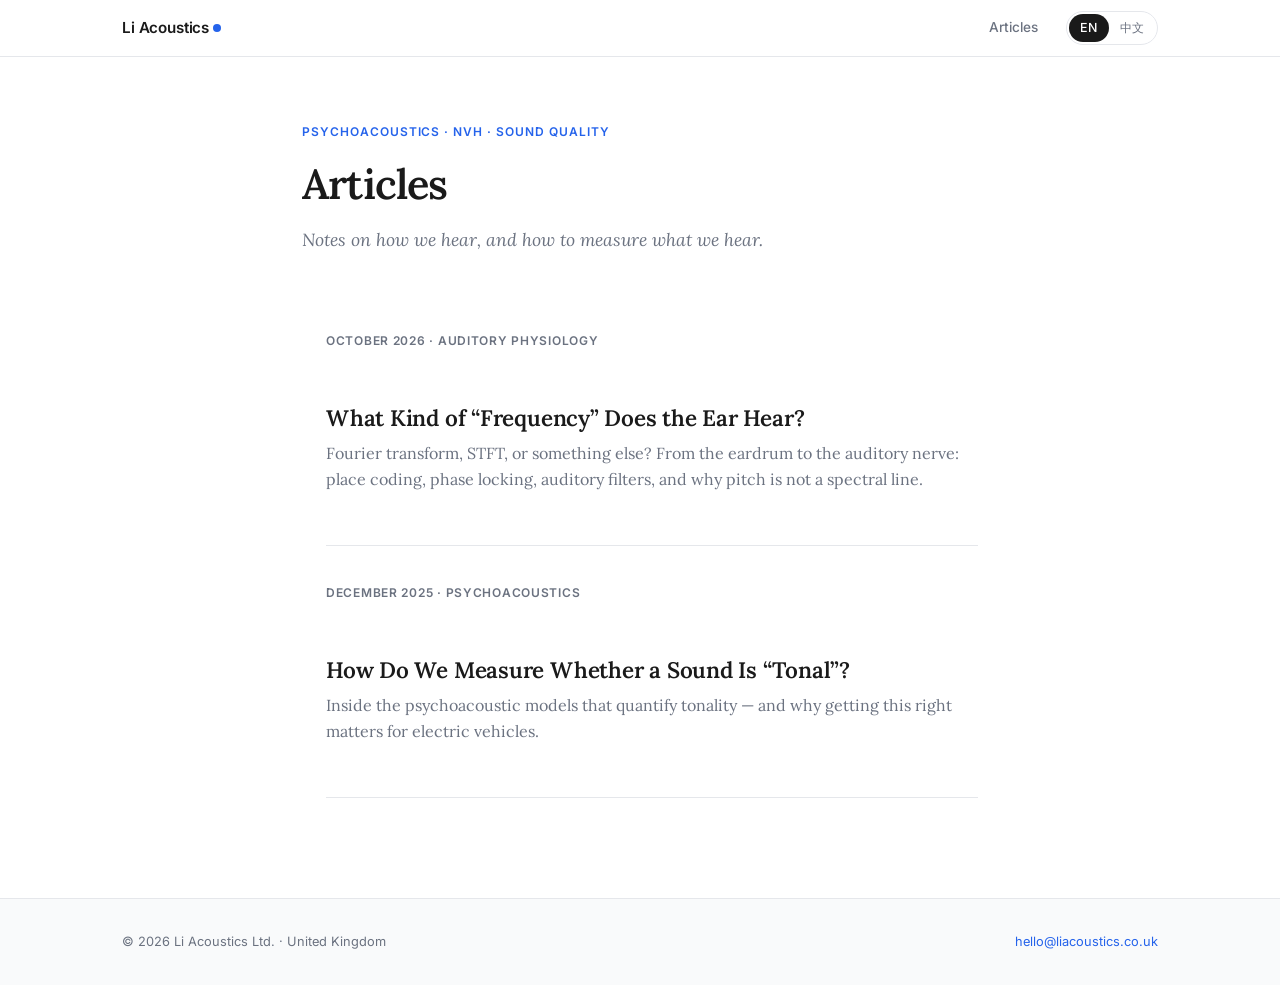
<file: index.html>
<!DOCTYPE html>
<html lang="en" data-title-en="Li Acoustics" data-title-zh="Li Acoustics · 声学博客">
<head>
  <meta charset="UTF-8" />
  <meta name="viewport" content="width=device-width, initial-scale=1.0" />
  <title>Li Acoustics</title>
  <link rel="preconnect" href="https://fonts.googleapis.com" />
  <link rel="preconnect" href="https://fonts.gstatic.com" crossorigin />
  <link href="https://fonts.googleapis.com/css2?family=Inter:wght@400;500;600&family=Lora:ital,wght@0,400;0,600;1,400&display=swap" rel="stylesheet" />
  <link rel="stylesheet" href="assets/site.css" />
  <script src="assets/lang.js"></script>
</head>
<body>

<!-- Nav -->
<nav id="nav">
  <div class="nav-inner">
    <a class="nav-logo" href="./">Li Acoustics<span></span></a>
    <div class="nav-right">
      <div class="nav-links">
        <a href="./"><span lang="en">Articles</span><span lang="zh">文章</span></a>
      </div>
      <div class="lang-switch" role="group" aria-label="Language">
        <button type="button" data-set-lang="en" aria-pressed="false">EN</button>
        <button type="button" data-set-lang="zh" aria-pressed="false">中文</button>
      </div>
    </div>
  </div>
</nav>

<!-- Hero -->
<header class="hero">
  <div class="hero-tag"><span lang="en">Psychoacoustics · NVH · Sound quality</span><span lang="zh">心理声学 · NVH · 声品质</span></div>
  <h1 lang="en">Articles</h1>
  <h1 lang="zh">文章</h1>
  <p class="hero-sub" lang="en">Notes on how we hear, and how to measure what we hear.</p>
  <p class="hero-sub" lang="zh">关于人如何听见声音，以及如何度量听到的声音。</p>
</header>

<main class="article-body" style="padding-top:0">
  <ul class="post-list">
    <li>
      <div class="meta"><span lang="en">October 2026 · Auditory physiology</span><span lang="zh">2026 年 10 月 · 听觉生理</span></div>
      <h2>
        <a href="posts/hearing-frequency/" lang="en">What Kind of “Frequency” Does the Ear Hear?</a>
        <a href="posts/hearing-frequency/" lang="zh">人耳听到的“频率”是什么意义下的频率？</a>
      </h2>
      <p lang="en">Fourier transform, STFT, or something else? From the eardrum to the auditory nerve: place coding, phase locking, auditory filters, and why pitch is not a spectral line.</p>
      <p lang="zh">是傅里叶变换、短时傅里叶变换，还是别的什么？从鼓膜到听神经：位置编码、锁相、听觉滤波器，以及为什么音高不是频谱上的一条谱线。</p>
    </li>
    <li>
      <div class="meta"><span lang="en">December 2025 · Psychoacoustics</span><span lang="zh">2025 年 12 月 · 心理声学</span></div>
      <h2>
        <a href="posts/tonality/" lang="en">How Do We Measure Whether a Sound Is “Tonal”?</a>
        <a href="posts/tonality/" lang="zh">如何衡量一个声音的“音调性”？</a>
      </h2>
      <p lang="en">Inside the psychoacoustic models that quantify tonality — and why getting this right matters for electric vehicles.</p>
      <p lang="zh">走进量化音调性的心理声学模型，以及为什么这对电动汽车尤为重要。</p>
    </li>
  </ul>
</main>

<!-- Footer -->
<footer id="footer">
  <div class="footer-inner">
    <span>© 2026 Li Acoustics Ltd. · United Kingdom</span>
    <a href="mailto:hello@liacoustics.co.uk">hello@liacoustics.co.uk</a>
  </div>
</footer>

</body>
</html>
</file>
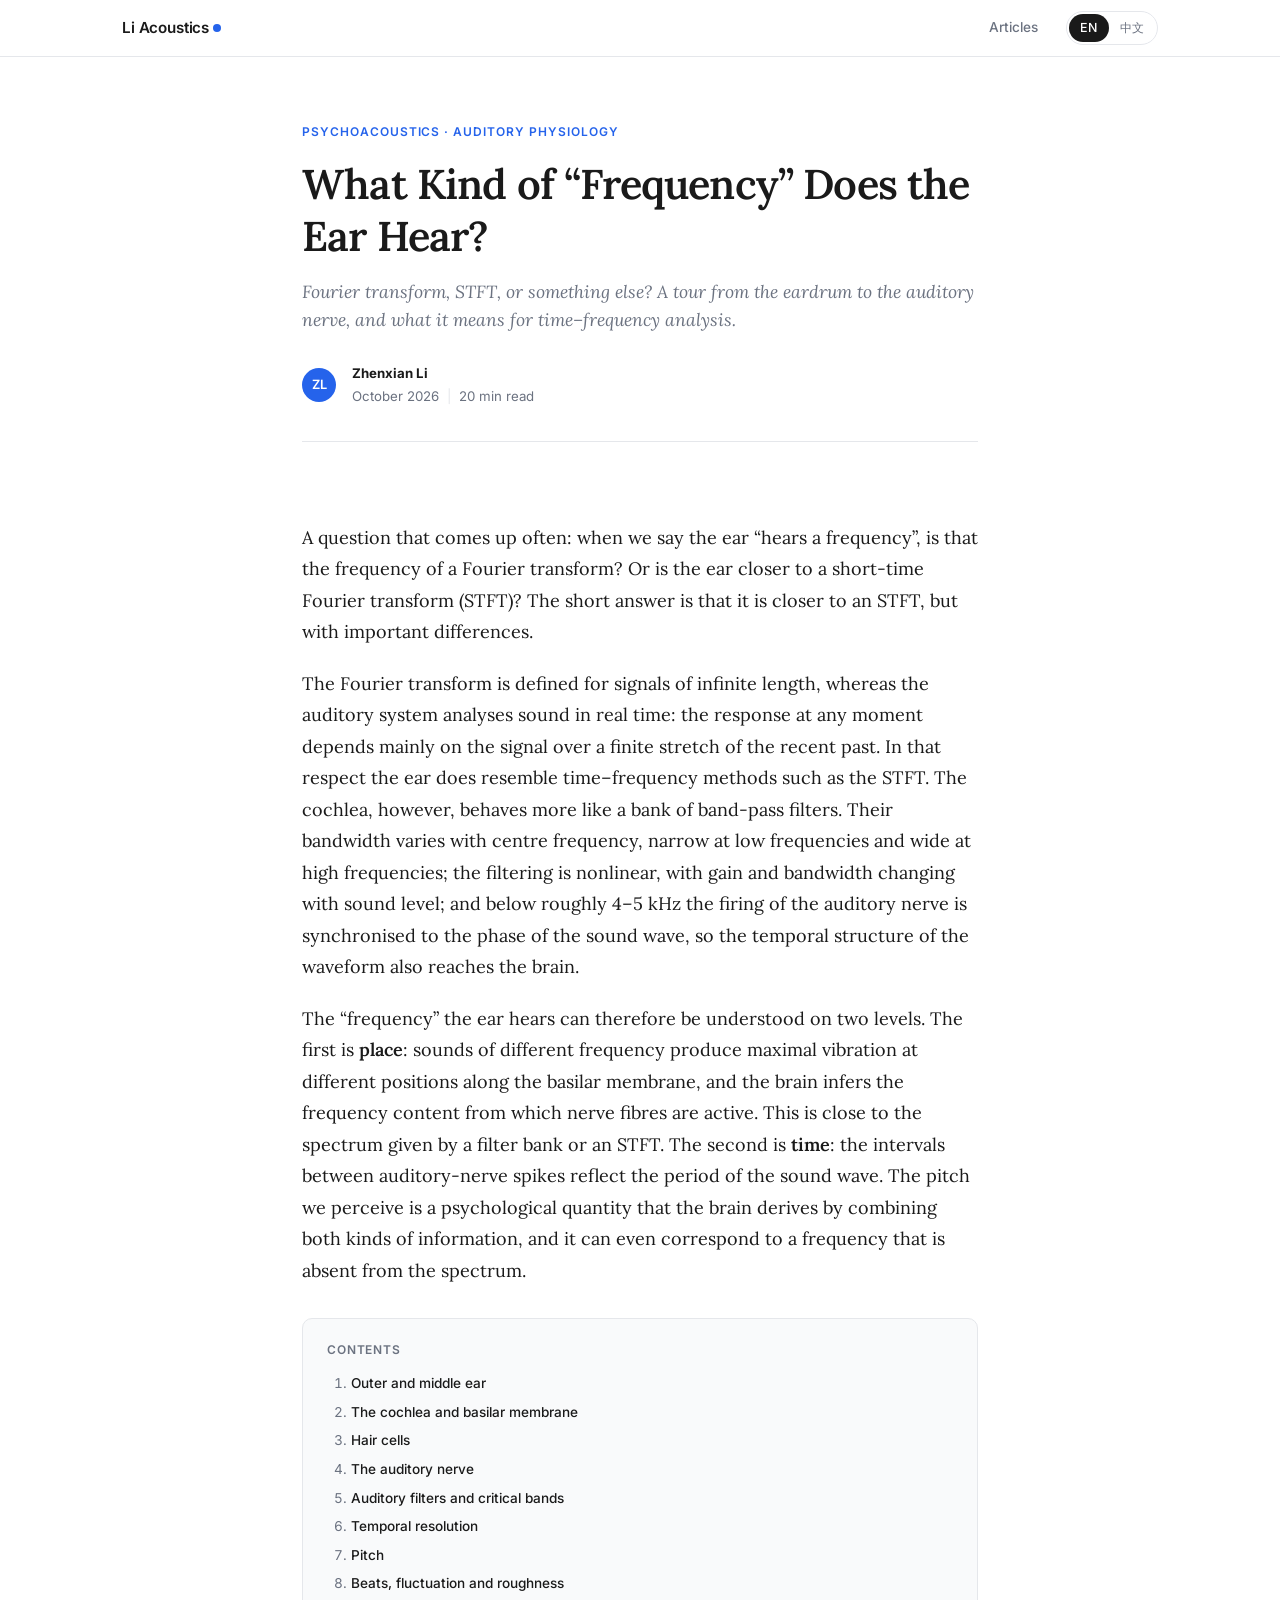
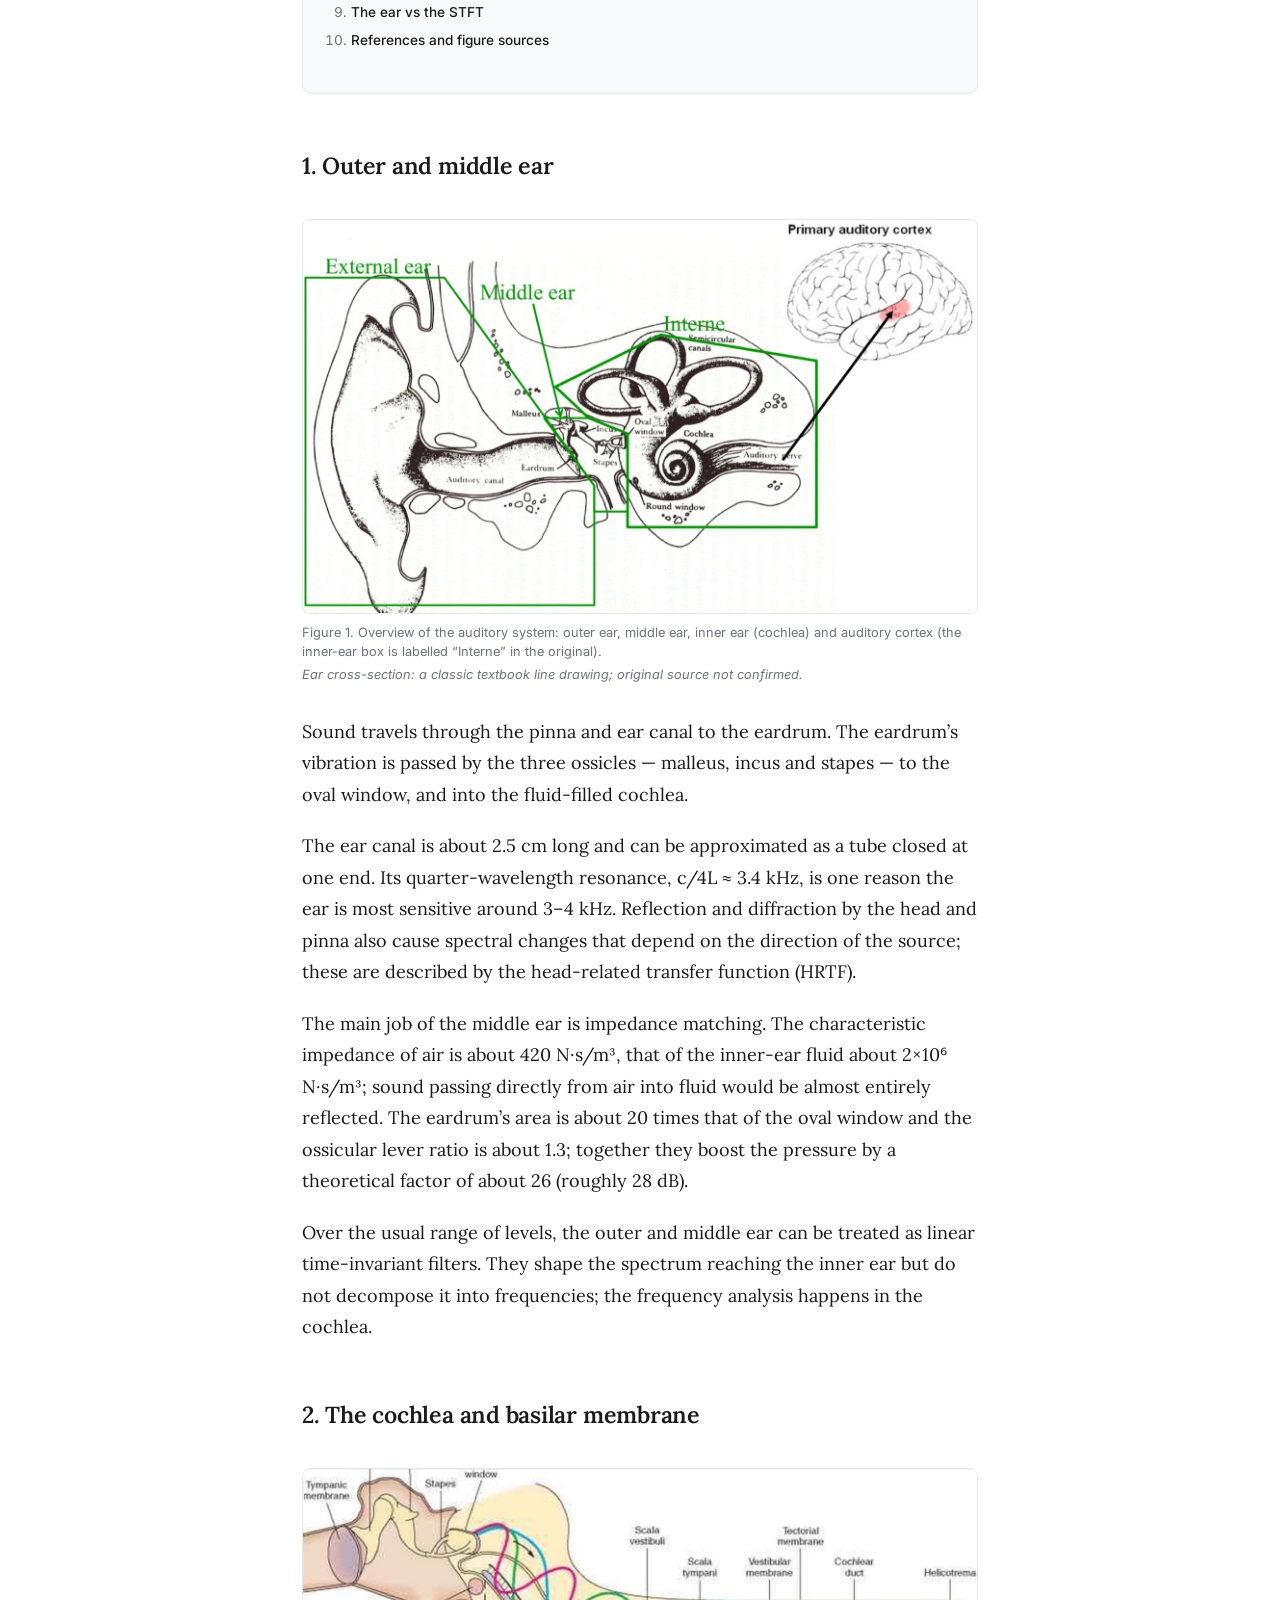
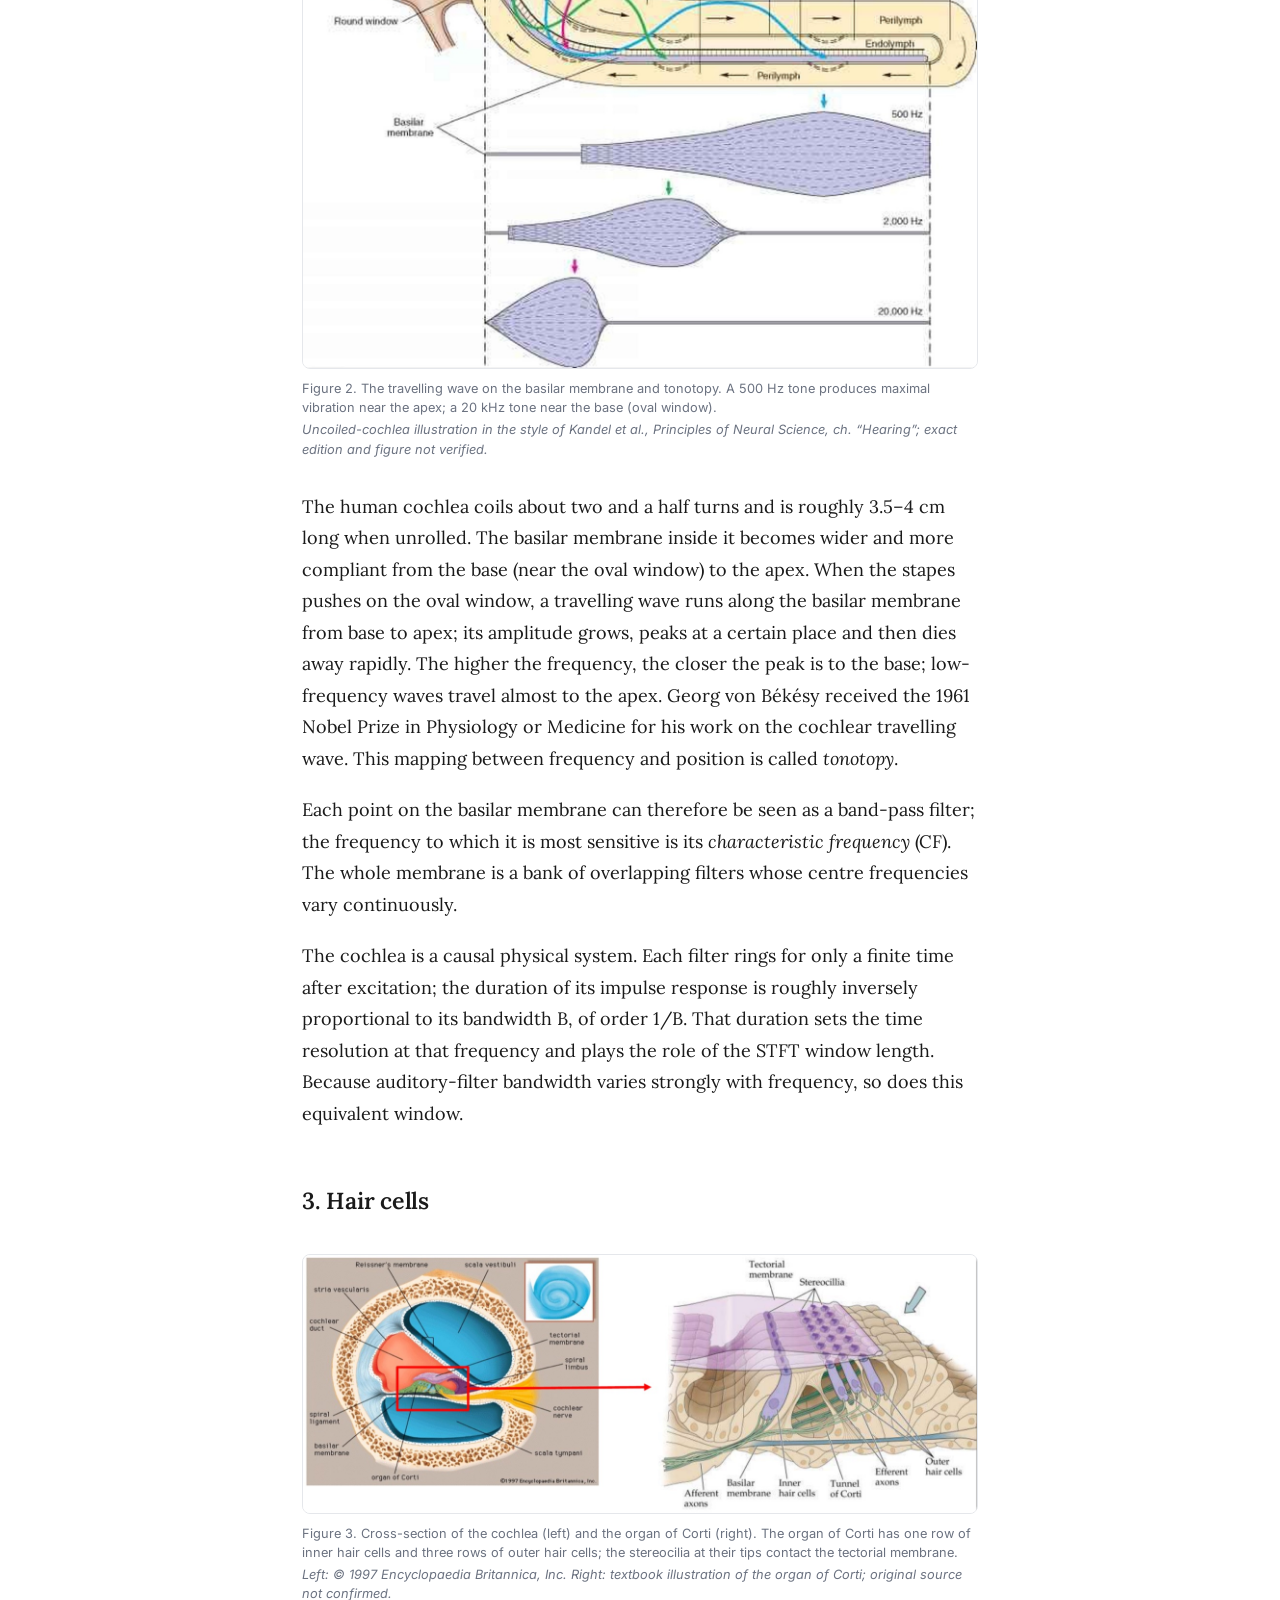
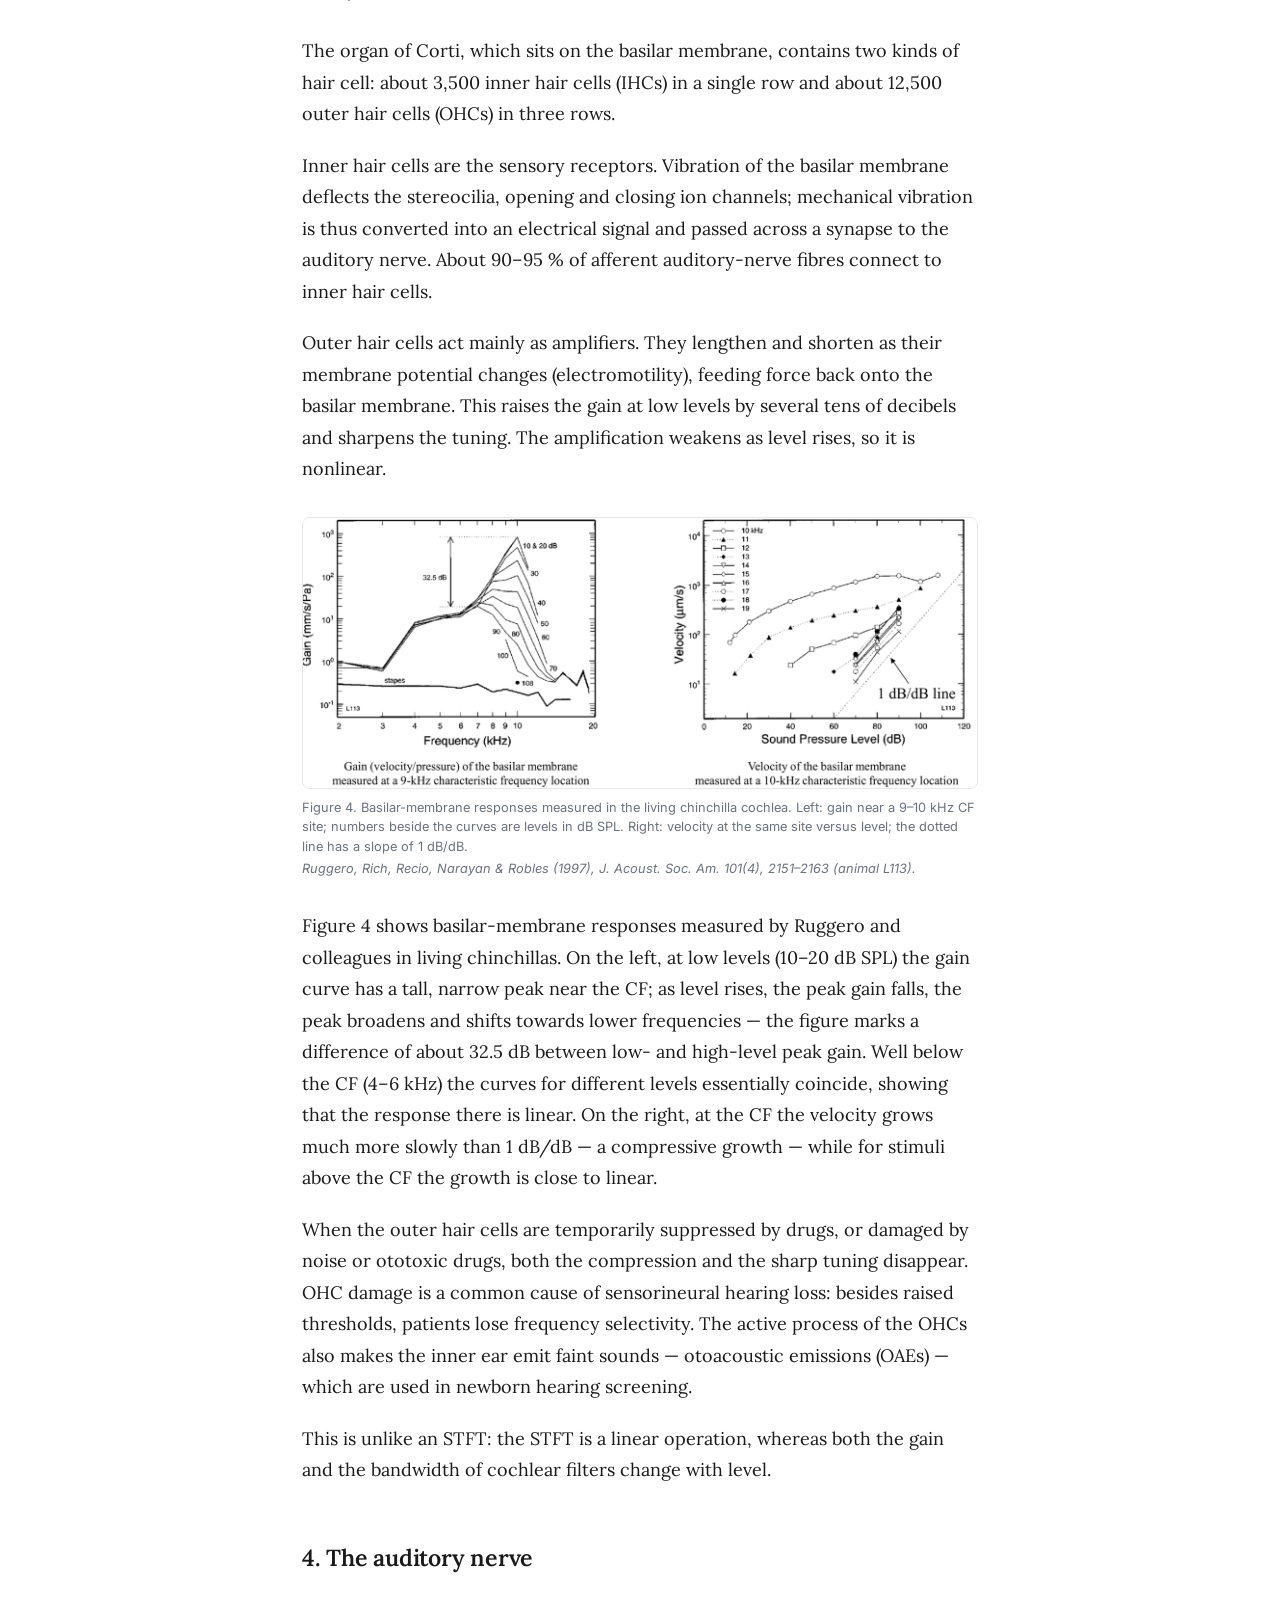
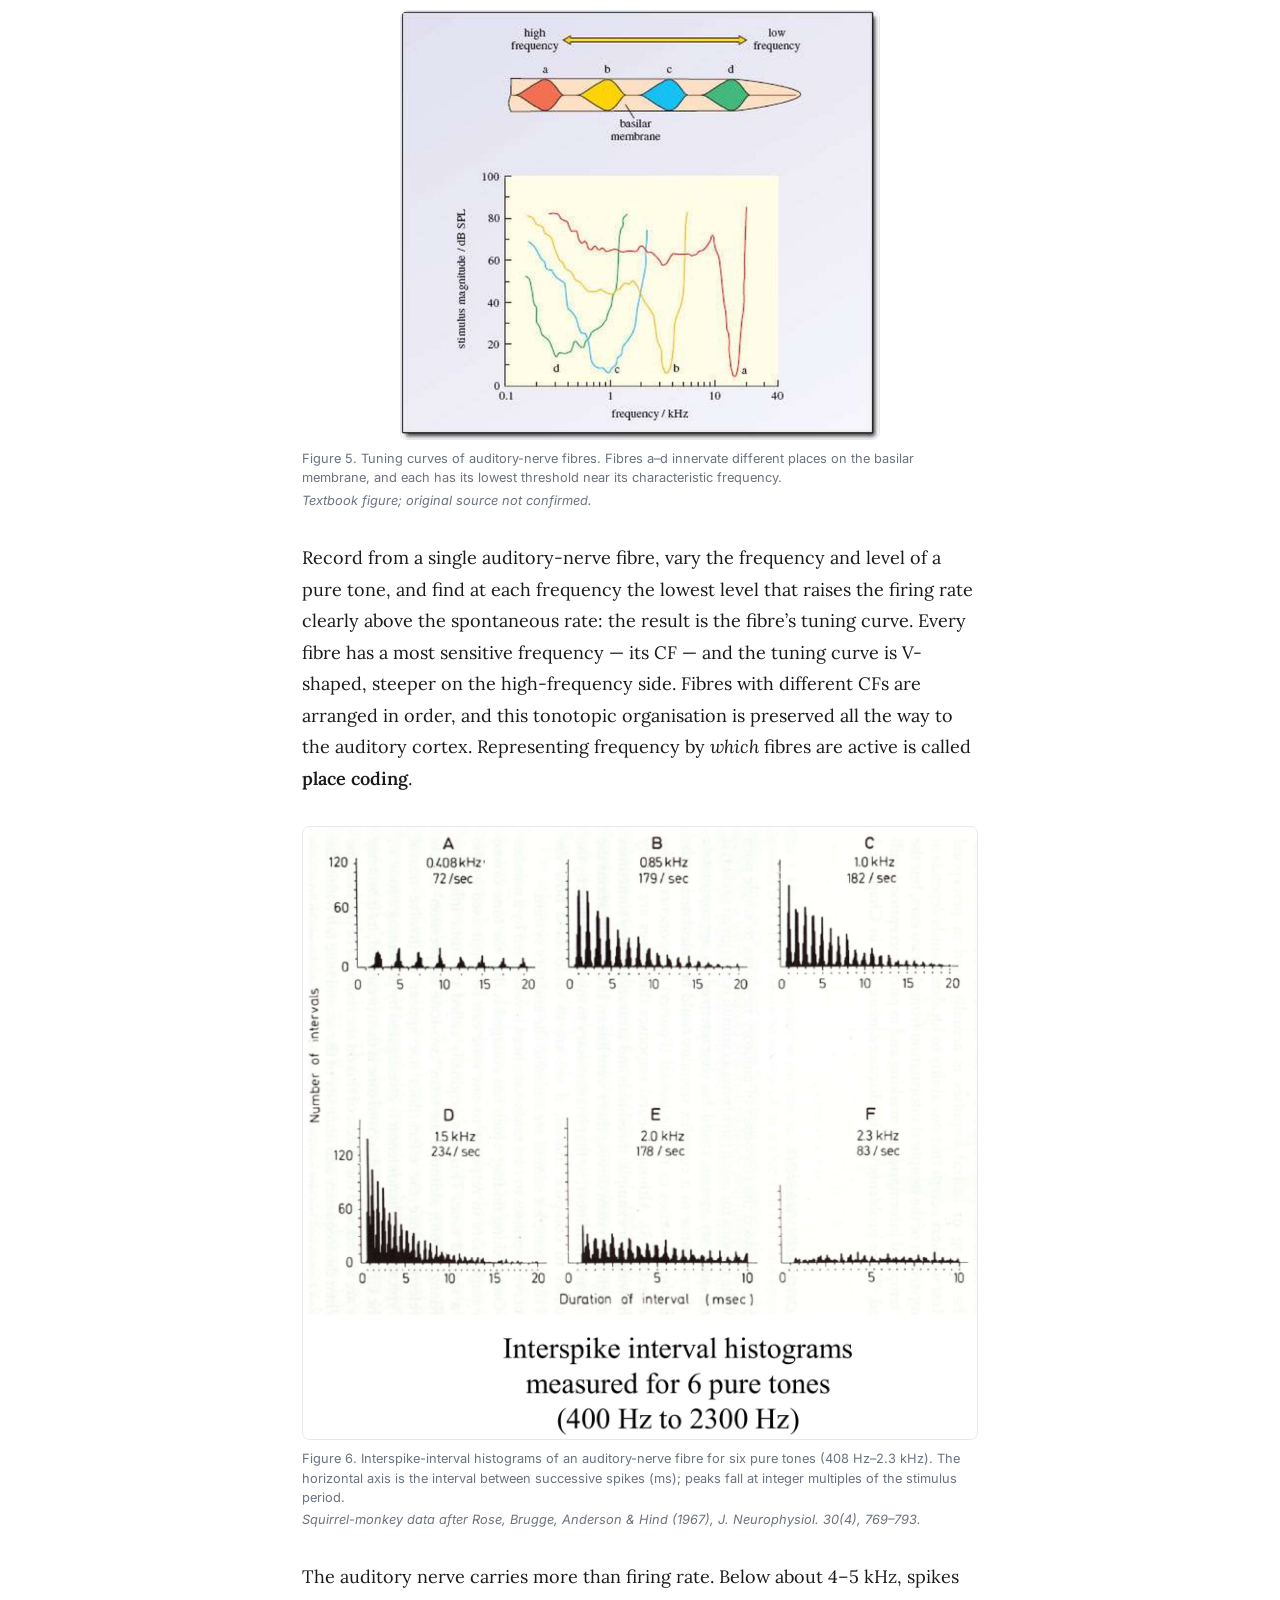
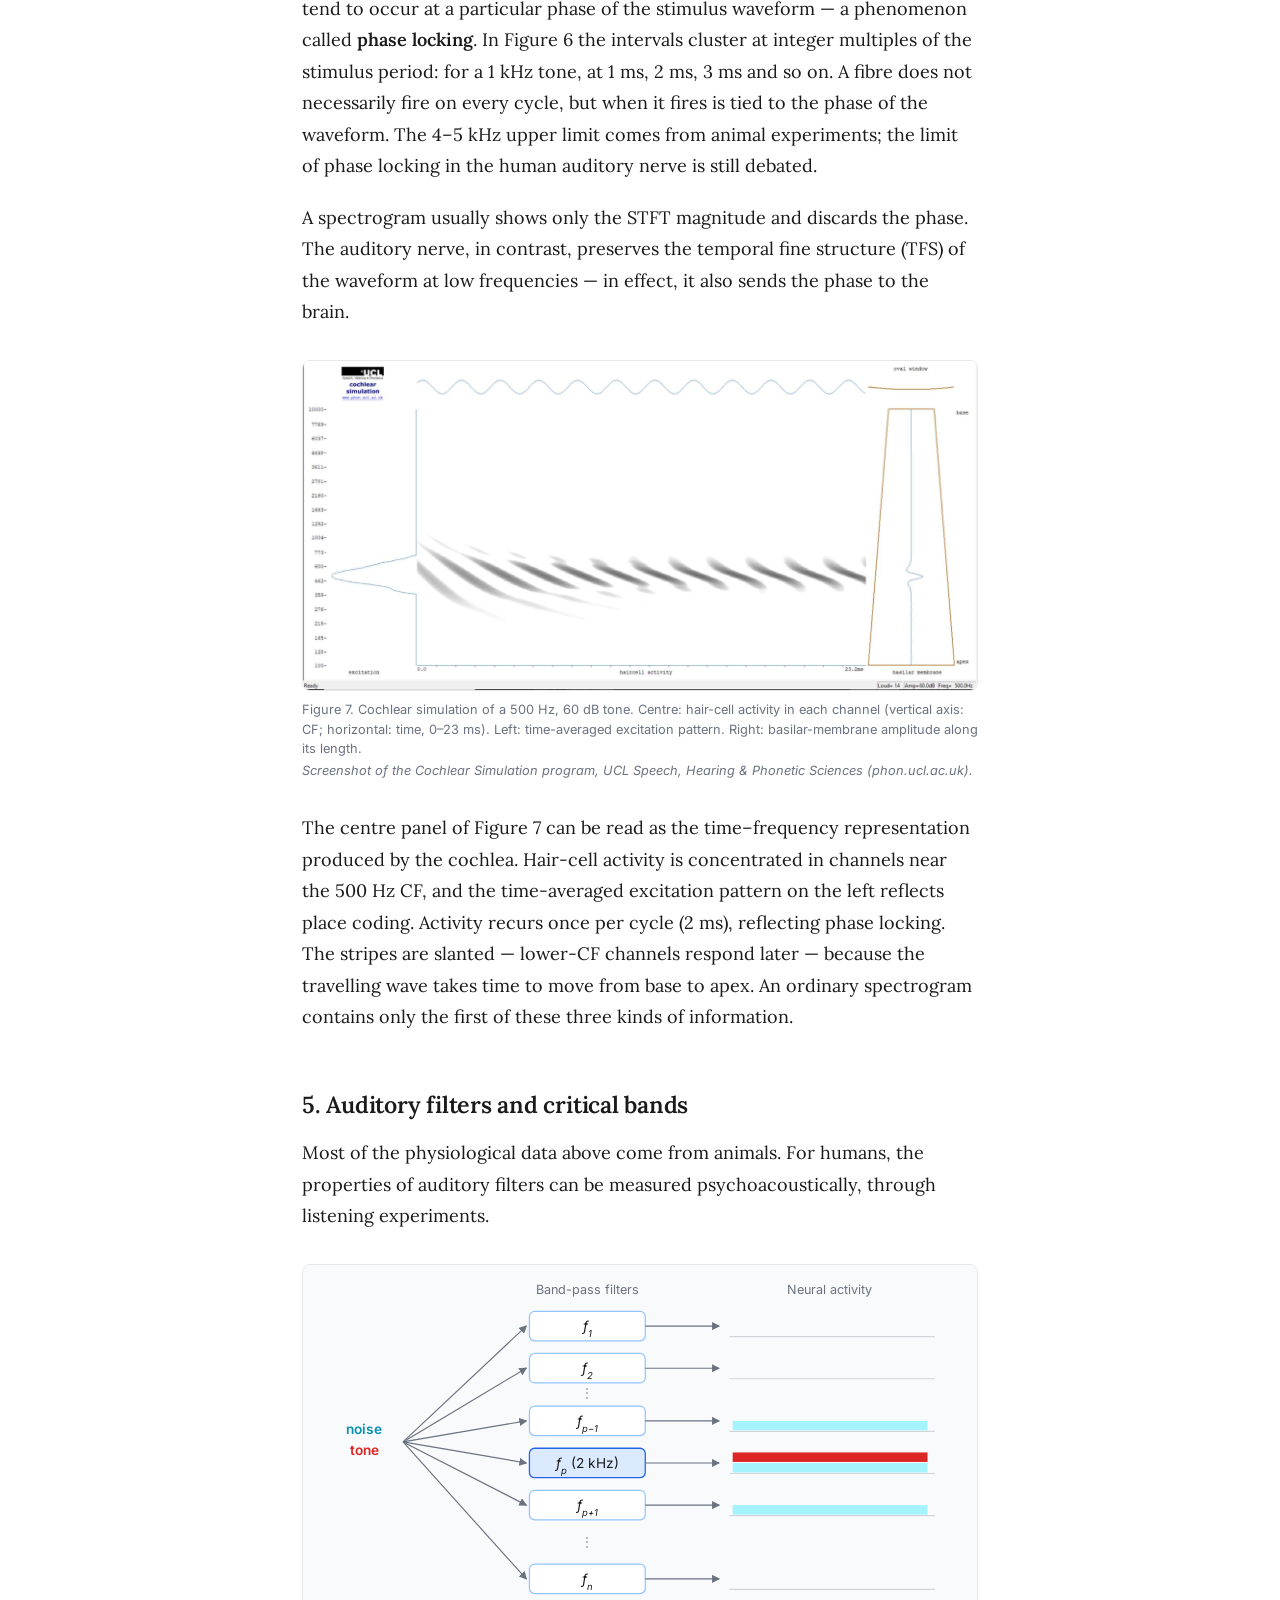
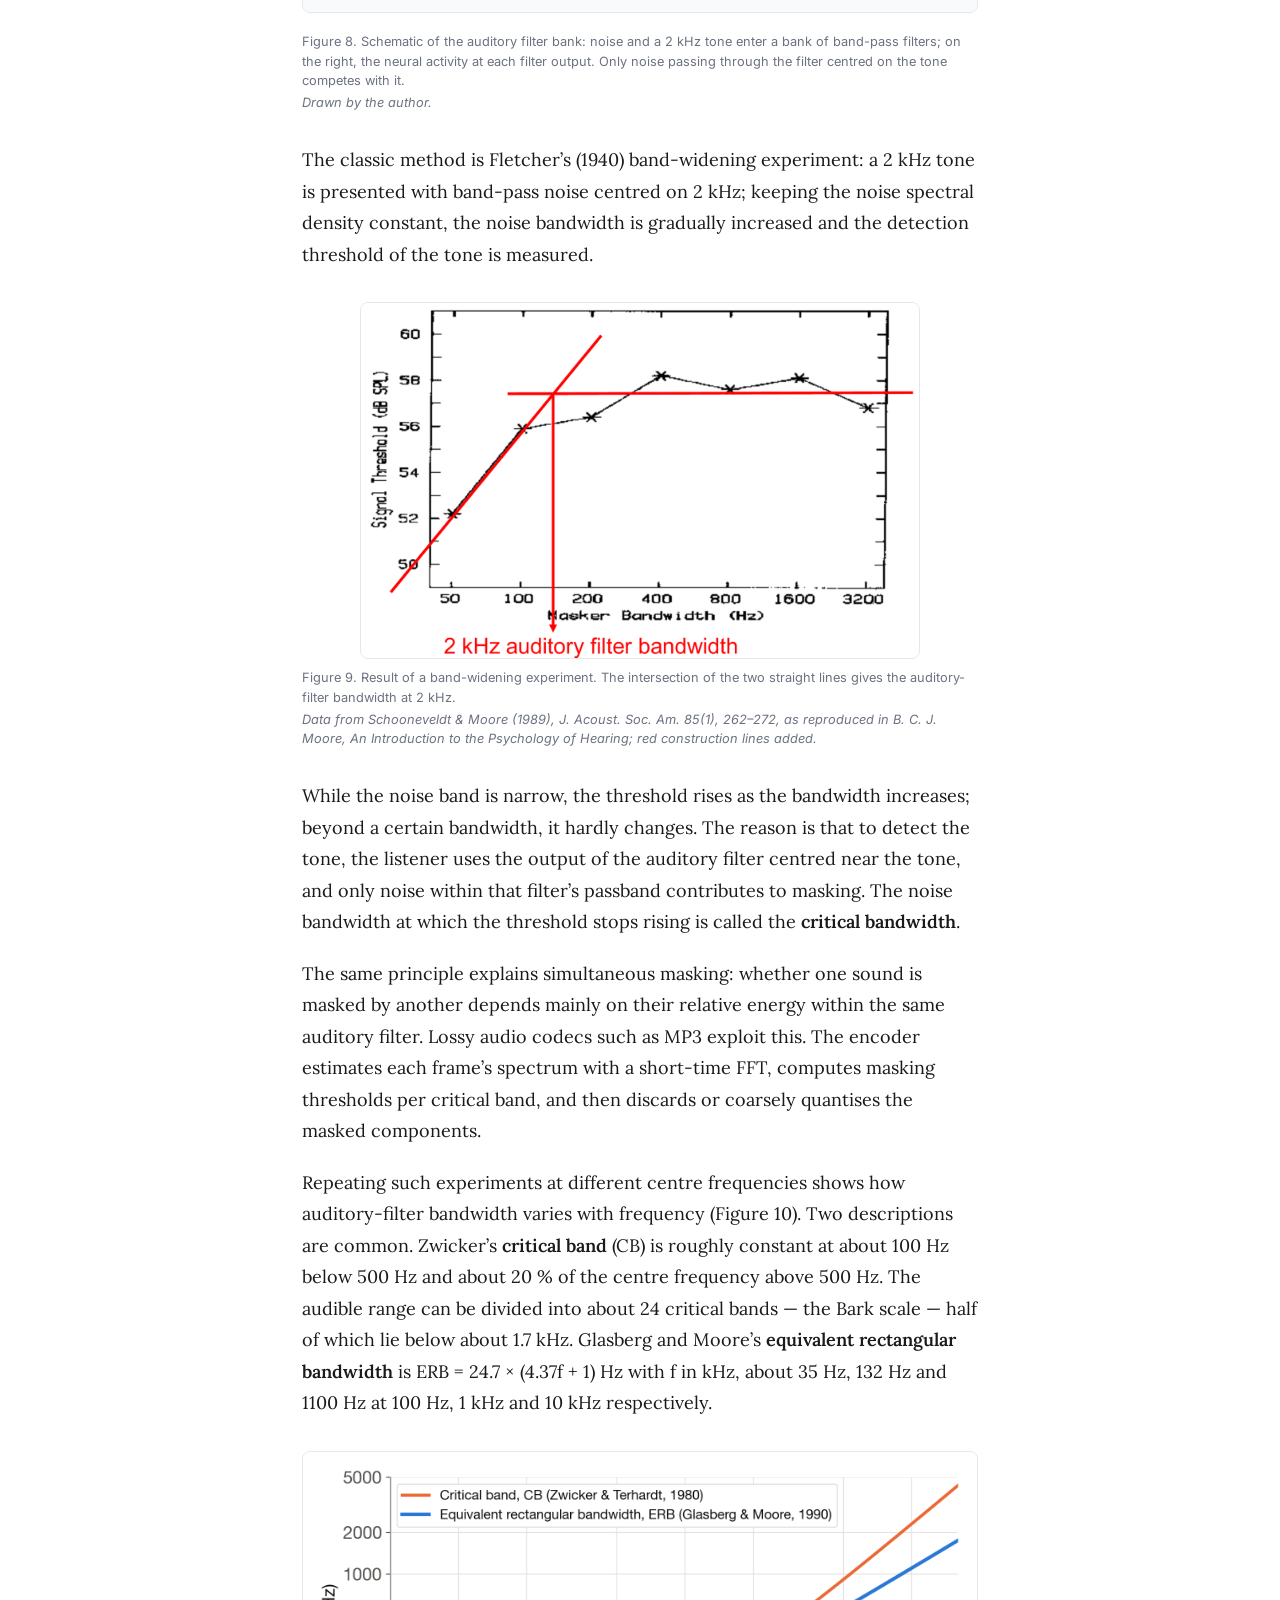
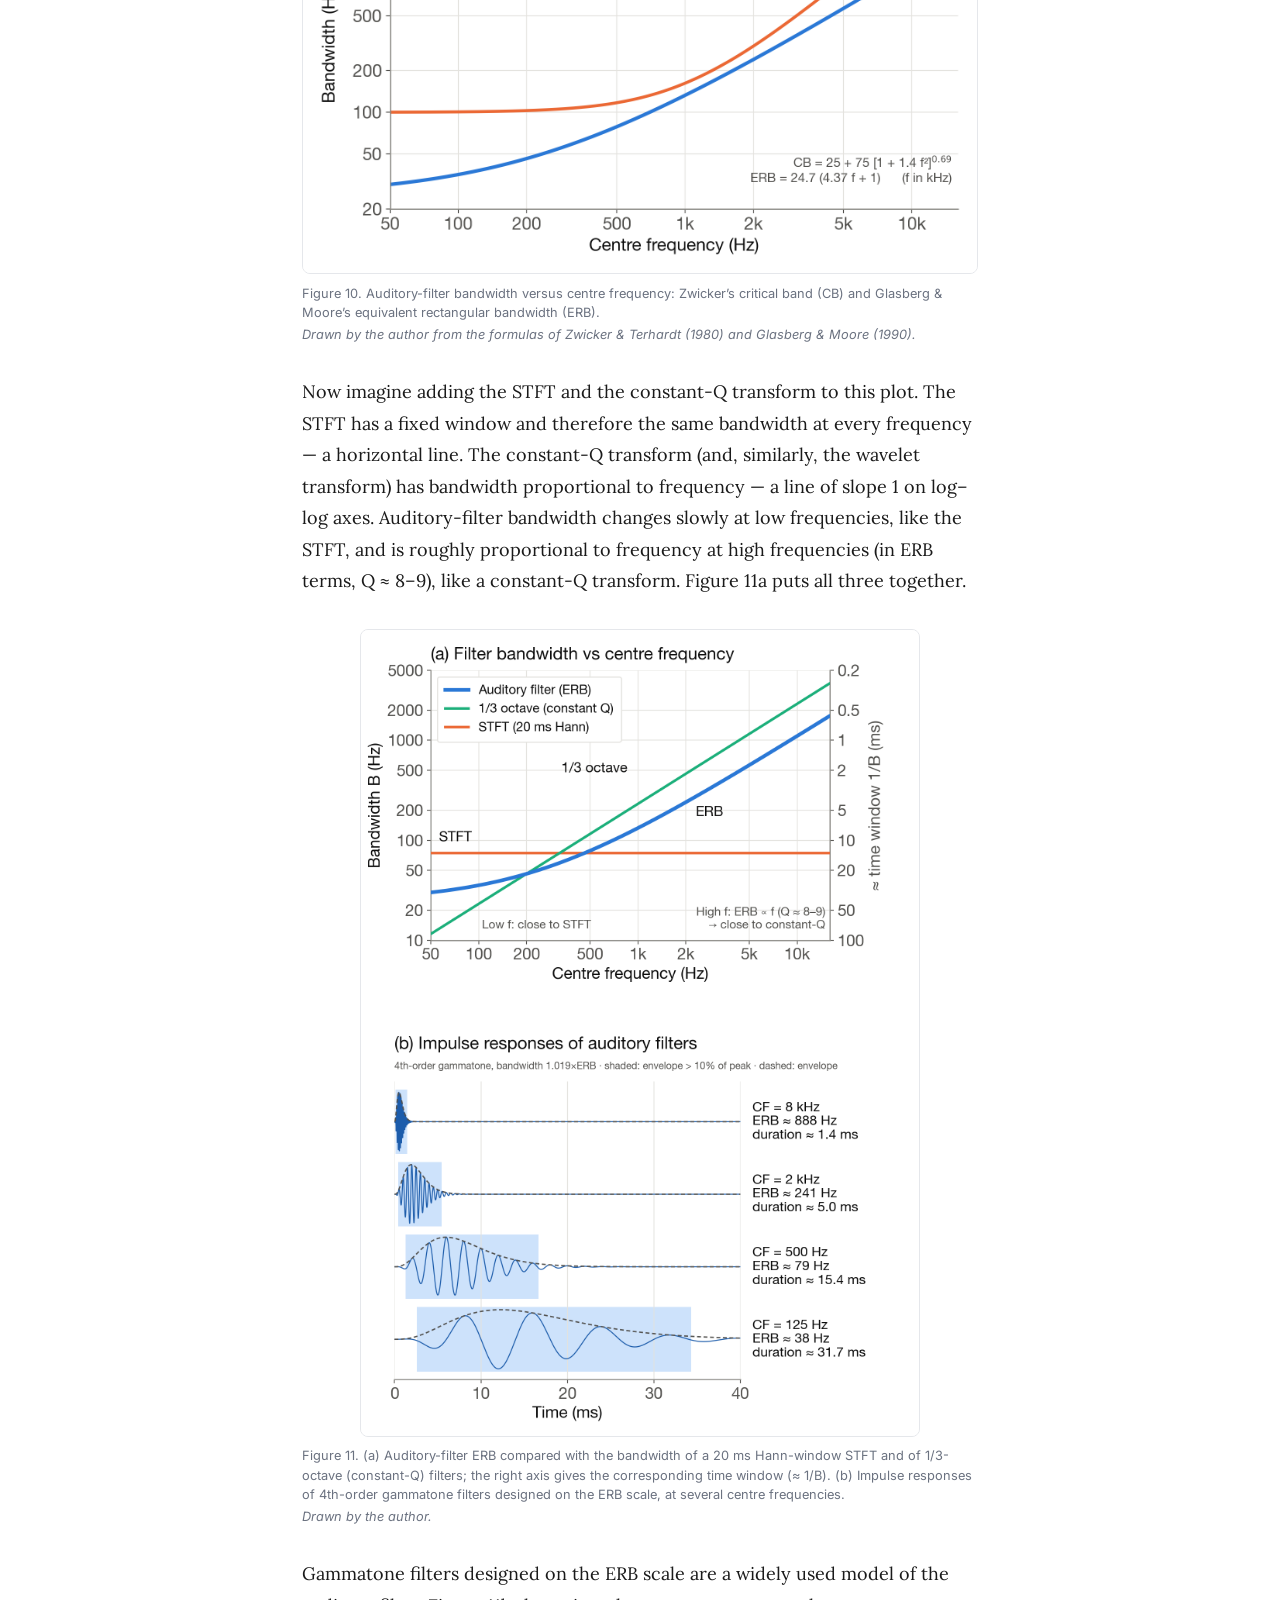
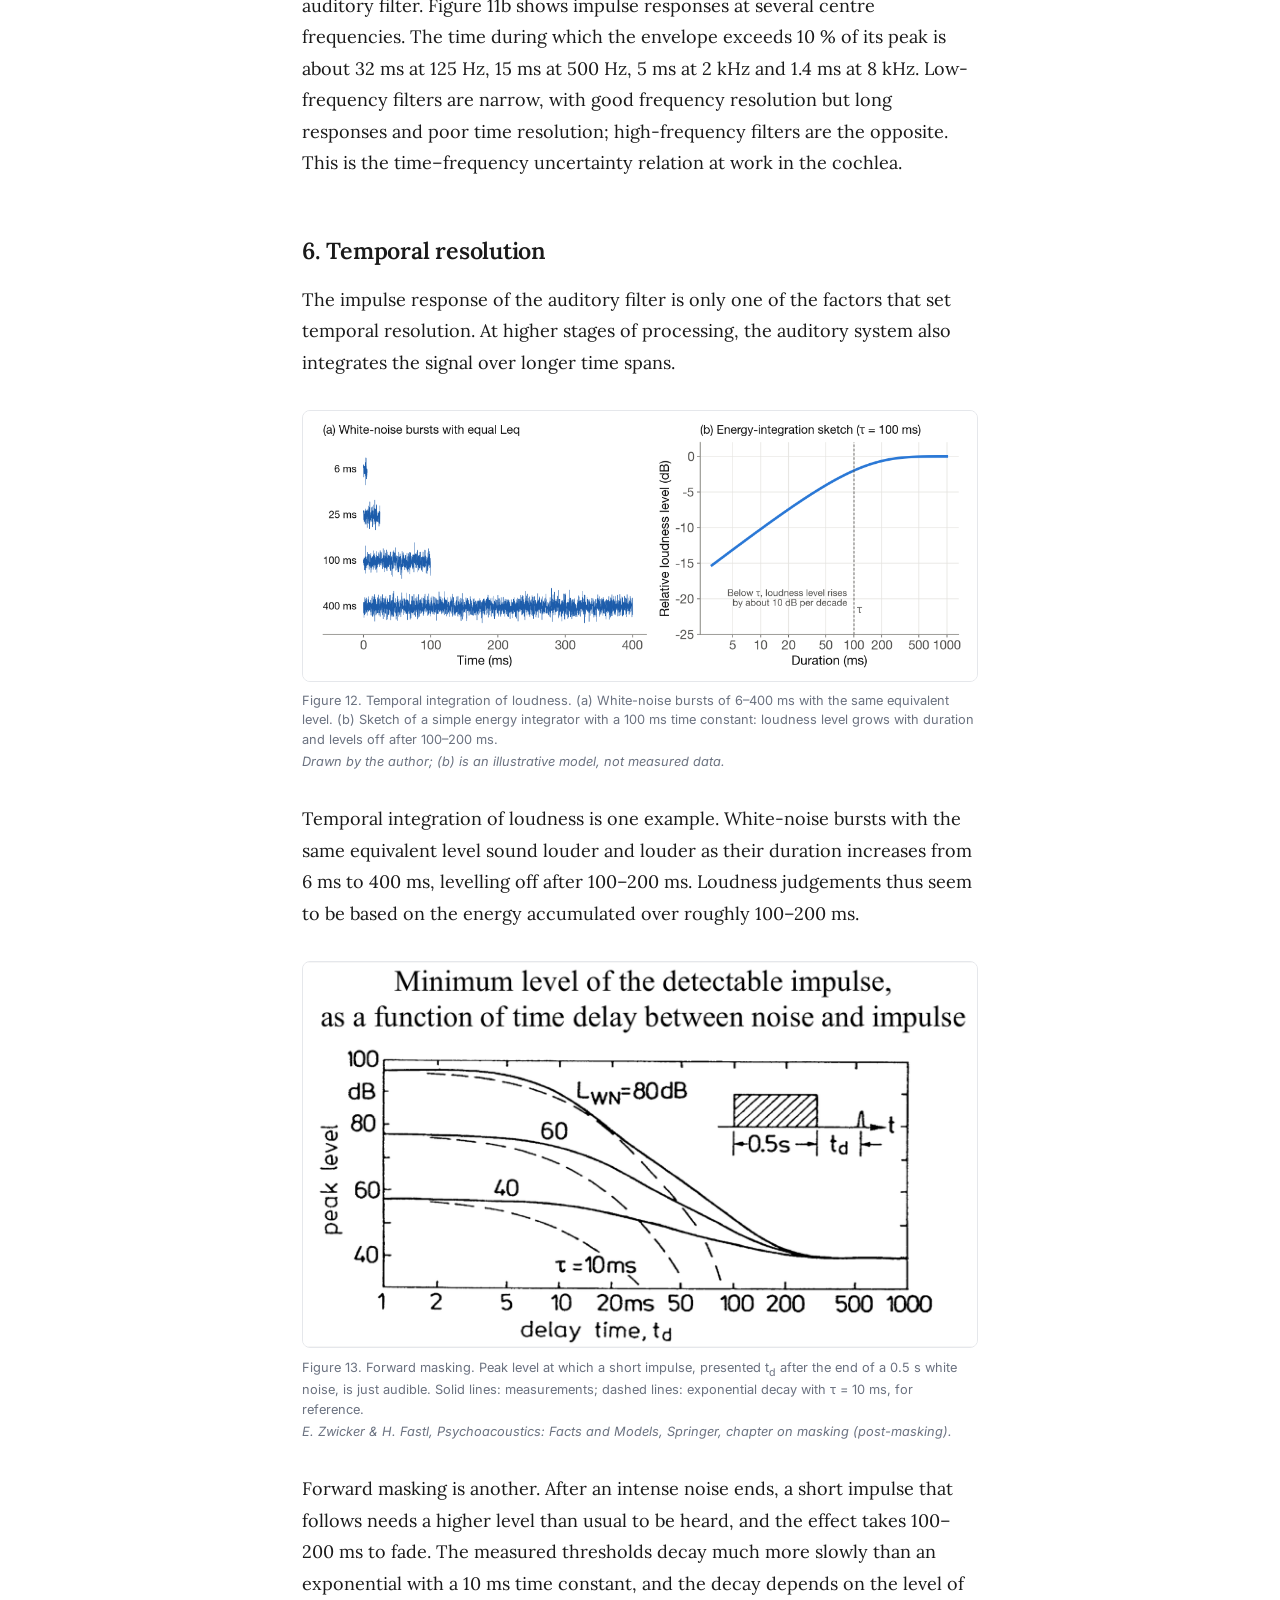
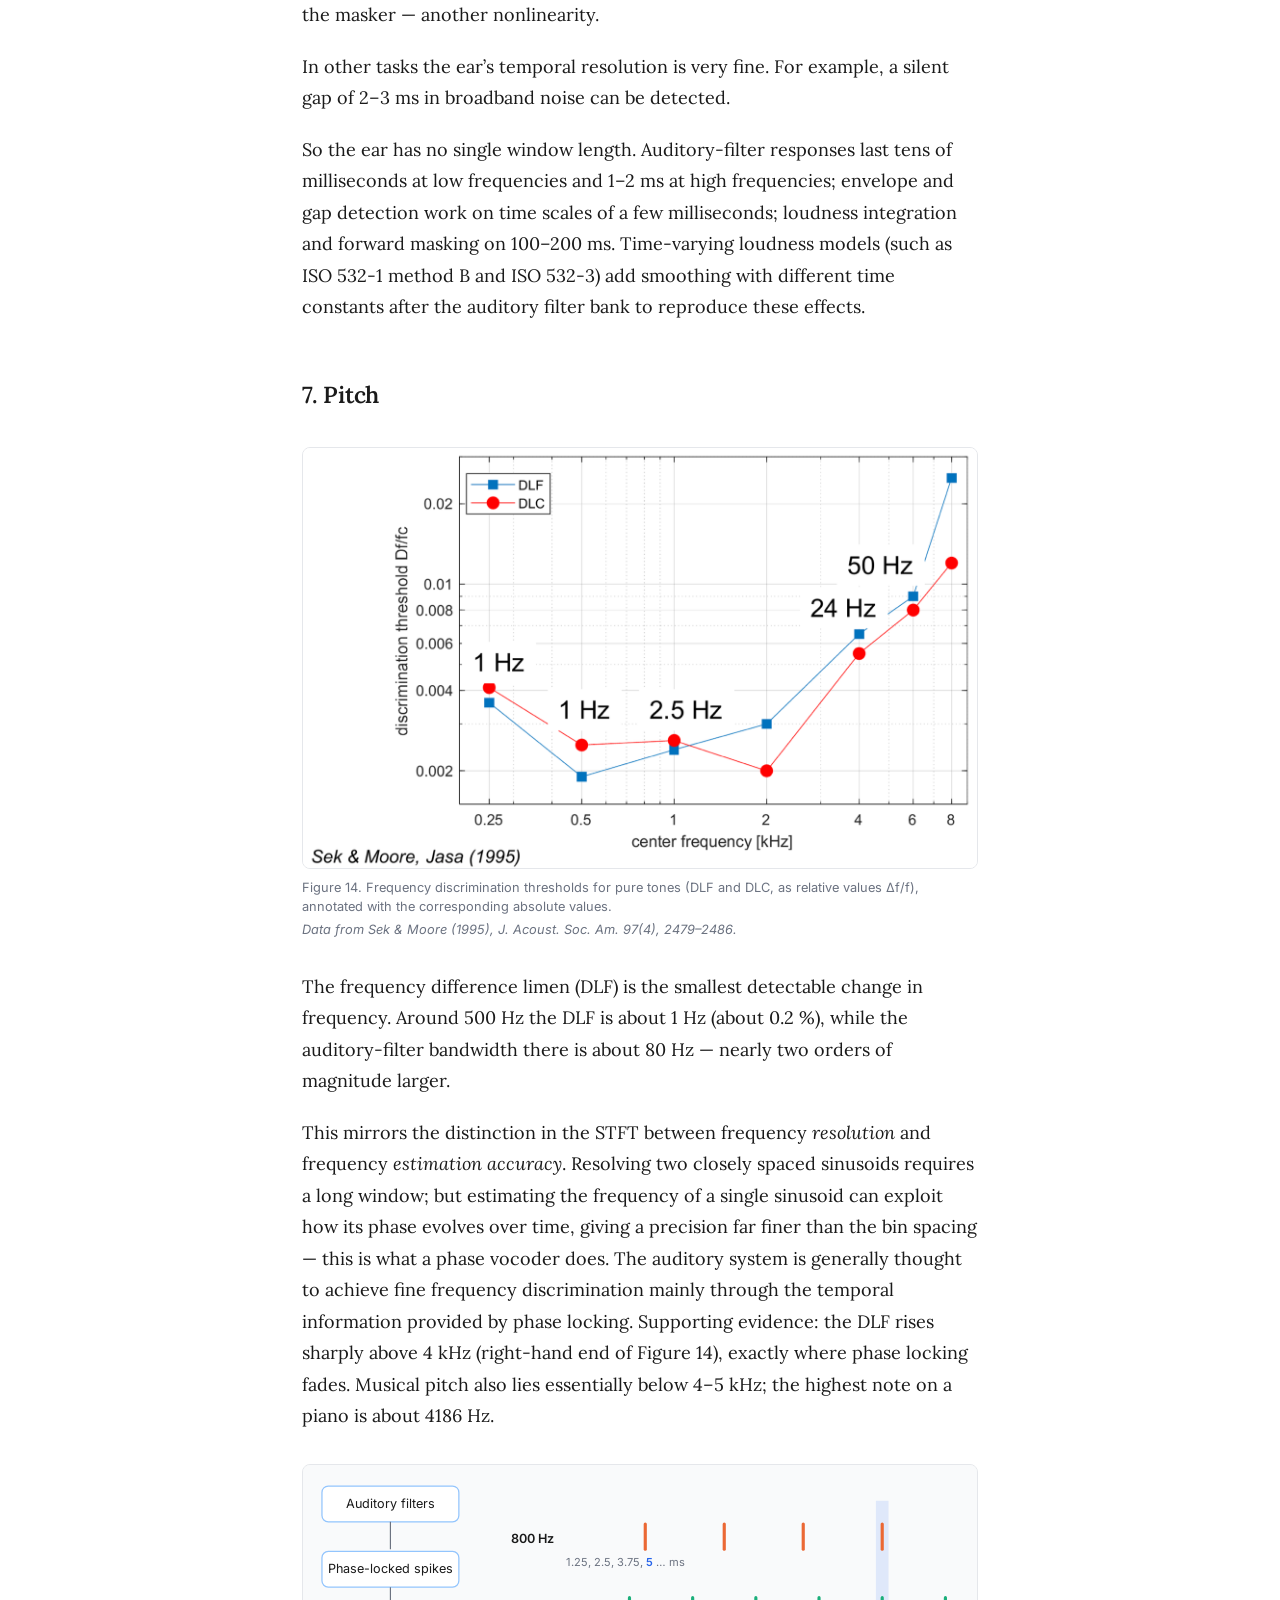
<file: posts/hearing-frequency/index.html>
<!DOCTYPE html>
<html lang="en" data-title-en="What Kind of “Frequency” Does the Ear Hear? · Li Acoustics" data-title-zh="人耳听到的“频率”是什么意义下的频率？· Li Acoustics">
<head>
  <meta charset="UTF-8" />
  <meta name="viewport" content="width=device-width, initial-scale=1.0" />
  <title>What Kind of “Frequency” Does the Ear Hear? · Li Acoustics</title>
  <link rel="preconnect" href="https://fonts.googleapis.com" />
  <link rel="preconnect" href="https://fonts.gstatic.com" crossorigin />
  <link href="https://fonts.googleapis.com/css2?family=Inter:wght@400;500;600&family=Lora:ital,wght@0,400;0,600;1,400&display=swap" rel="stylesheet" />
  <link rel="stylesheet" href="../../assets/site.css" />
  <script src="../../assets/lang.js"></script>
</head>
<body>

<!-- Nav -->
<nav id="nav">
  <div class="nav-inner">
    <a class="nav-logo" href="../../">Li Acoustics<span></span></a>
    <div class="nav-right">
      <div class="nav-links">
        <a href="../../"><span lang="en">Articles</span><span lang="zh">文章</span></a>
      </div>
      <div class="lang-switch" role="group" aria-label="Language">
        <button type="button" data-set-lang="en" aria-pressed="false">EN</button>
        <button type="button" data-set-lang="zh" aria-pressed="false">中文</button>
      </div>
    </div>
  </div>
</nav>

<!-- Hero -->
<header class="hero">
  <div class="hero-tag"><span lang="en">Psychoacoustics · Auditory physiology</span><span lang="zh">心理声学 · 听觉生理</span></div>
  <h1 lang="en">What Kind of “Frequency” Does the Ear Hear?</h1>
  <h1 lang="zh">人耳听到的“频率”是什么意义下的频率？</h1>
  <p class="hero-sub" lang="en">Fourier transform, STFT, or something else? A tour from the eardrum to the auditory nerve, and what it means for time–frequency analysis.</p>
  <p class="hero-sub" lang="zh">是傅里叶变换的频率，短时傅里叶变换的频率，还是别的什么？从鼓膜到听神经，看人耳如何做频率分析。</p>
  <div class="hero-meta">
    <div class="avatar">ZL</div>
    <div>
      <strong style="color: var(--ink); font-family: var(--sans);">Zhenxian Li</strong><br>
      <span lang="en">October 2026 &nbsp;<span class="sep">|</span>&nbsp; 20 min read</span>
      <span lang="zh">2026 年 10 月 &nbsp;<span class="sep">|</span>&nbsp; 阅读约 25 分钟</span>
    </div>
  </div>
</header>

<!-- Article -->
<main class="article-body cf">

  <p lang="en">
    A question that comes up often: when we say the ear “hears a frequency”, is that the frequency of a Fourier transform? Or is the ear closer to a short-time Fourier transform (STFT)? The short answer is that it is closer to an STFT, but with important differences.
  </p>
  <p lang="zh">
    一个常被问到的问题是：说人耳“听到某个频率”时，这个频率是傅里叶变换意义下的频率吗？还是说人耳更像短时傅里叶变换（STFT）？简短的回答是：更接近 STFT，但两者也有明显的不同。
  </p>

  <p lang="en">
    The Fourier transform is defined for signals of infinite length, whereas the auditory system analyses sound in real time: the response at any moment depends mainly on the signal over a finite stretch of the recent past. In that respect the ear does resemble time–frequency methods such as the STFT. The cochlea, however, behaves more like a bank of band-pass filters. Their bandwidth varies with centre frequency, narrow at low frequencies and wide at high frequencies; the filtering is nonlinear, with gain and bandwidth changing with sound level; and below roughly 4–5 kHz the firing of the auditory nerve is synchronised to the phase of the sound wave, so the temporal structure of the waveform also reaches the brain.
  </p>
  <p lang="zh">
    傅里叶变换针对的是无限长的信号，而听觉系统对声音的分析是实时进行的，任何时刻的听觉响应主要取决于此前一段有限时间内的信号。从这一点看，人耳确实更接近短时傅里叶变换（STFT）这类时频分析方法。不过，耳蜗的工作方式更像一组带通滤波器：滤波器的带宽随中心频率变化，低频窄、高频宽；滤波过程是非线性的，增益和带宽都随声级改变；此外，在大约 4–5 kHz 以下，听神经的放电与声波的相位同步，波形的时间结构也被传到了大脑。
  </p>

  <p lang="en">
    The “frequency” the ear hears can therefore be understood on two levels. The first is <strong>place</strong>: sounds of different frequency produce maximal vibration at different positions along the basilar membrane, and the brain infers the frequency content from which nerve fibres are active. This is close to the spectrum given by a filter bank or an STFT. The second is <strong>time</strong>: the intervals between auditory-nerve spikes reflect the period of the sound wave. The pitch we perceive is a psychological quantity that the brain derives by combining both kinds of information, and it can even correspond to a frequency that is absent from the spectrum.
  </p>
  <p lang="zh">
    因此，人耳所听到的频率可以从两个层面理解。一是<strong>位置</strong>：不同频率的声音使基底膜上不同位置的振动最强，大脑根据哪些神经纤维被激活来判断声音含有哪些频率成分，这与滤波器组或 STFT 给出的频谱相近。二是<strong>时间</strong>：听神经放电的时间间隔反映了声波的周期。我们感知到的音高（pitch）是大脑综合这两类信息得到的心理量，它甚至可以对应频谱中并不存在的频率。
  </p>

  <!-- TOC -->
  <nav class="toc" lang="en">
    <div class="toc-label">Contents</div>
    <ol>
      <li><a href="#outer-middle">Outer and middle ear</a></li>
      <li><a href="#cochlea">The cochlea and basilar membrane</a></li>
      <li><a href="#hair-cells">Hair cells</a></li>
      <li><a href="#nerve">The auditory nerve</a></li>
      <li><a href="#filters">Auditory filters and critical bands</a></li>
      <li><a href="#time">Temporal resolution</a></li>
      <li><a href="#pitch">Pitch</a></li>
      <li><a href="#beats">Beats, fluctuation and roughness</a></li>
      <li><a href="#comparison">The ear vs the STFT</a></li>
      <li><a href="#references">References and figure sources</a></li>
    </ol>
  </nav>
  <nav class="toc" lang="zh">
    <div class="toc-label">目录</div>
    <ol>
      <li><a href="#outer-middle">外耳与中耳</a></li>
      <li><a href="#cochlea">耳蜗与基底膜</a></li>
      <li><a href="#hair-cells">毛细胞</a></li>
      <li><a href="#nerve">听神经</a></li>
      <li><a href="#filters">听觉滤波器与临界频带</a></li>
      <li><a href="#time">时间分辨率</a></li>
      <li><a href="#pitch">音高</a></li>
      <li><a href="#beats">拍、起伏度与粗糙度</a></li>
      <li><a href="#comparison">人耳与 STFT 的比较</a></li>
      <li><a href="#references">参考资料与图片来源</a></li>
    </ol>
  </nav>

  <!-- 1 -->
  <h2 id="outer-middle"><span lang="en">1. Outer and middle ear</span><span lang="zh">一、外耳与中耳</span></h2>

  <figure class="fig">
    <img src="figs/fig01_hearing_system.jpg" alt="Overview of the auditory system" loading="lazy" />
    <figcaption class="fig-caption" lang="en">Figure 1. Overview of the auditory system: outer ear, middle ear, inner ear (cochlea) and auditory cortex (the inner-ear box is labelled “Interne” in the original).<span class="src">Ear cross-section: a classic textbook line drawing; original source not confirmed.</span></figcaption>
    <figcaption class="fig-caption" lang="zh">图 1　听觉系统总览：外耳、中耳、内耳（耳蜗）和听觉皮层（原图中内耳框标为法文 “Interne”）。<span class="src">耳部剖面为经典教科书线描图，原始出处未能确认。</span></figcaption>
  </figure>

  <p lang="en">
    Sound travels through the pinna and ear canal to the eardrum. The eardrum’s vibration is passed by the three ossicles — malleus, incus and stapes — to the oval window, and into the fluid-filled cochlea.
  </p>
  <p lang="zh">
    声波经耳廓和外耳道到达鼓膜，鼓膜的振动经锤骨、砧骨和镫骨三块听小骨传到卵圆窗，再进入充满淋巴液的耳蜗。
  </p>

  <p lang="en">
    The ear canal is about 2.5 cm long and can be approximated as a tube closed at one end. Its quarter-wavelength resonance, c/4L ≈ 3.4 kHz, is one reason the ear is most sensitive around 3–4 kHz. Reflection and diffraction by the head and pinna also cause spectral changes that depend on the direction of the source; these are described by the head-related transfer function (HRTF).
  </p>
  <p lang="zh">
    外耳道长约 2.5 cm，可以近似看作一端封闭的管，其四分之一波长共振频率约为 c/4L ≈ 3.4 kHz，这是人耳在 3–4 kHz 最灵敏的原因之一。头部和耳廓对声波的反射与衍射还会引起随声源方向变化的频谱改变，这种变化用头相关传递函数（HRTF）描述。
  </p>

  <p lang="en">
    The main job of the middle ear is impedance matching. The characteristic impedance of air is about 420 N·s/m³, that of the inner-ear fluid about 2×10⁶ N·s/m³; sound passing directly from air into fluid would be almost entirely reflected. The eardrum’s area is about 20 times that of the oval window and the ossicular lever ratio is about 1.3; together they boost the pressure by a theoretical factor of about 26 (roughly 28 dB).
  </p>
  <p lang="zh">
    中耳的主要作用是阻抗匹配。空气的特性阻抗约为 420 N·s/m³，内耳淋巴液约为 2×10⁶ N·s/m³，声波直接从空气进入液体时，绝大部分能量会被反射。鼓膜面积约为卵圆窗的 20 倍，听骨链的杠杆比约为 1.3，两者合起来在理论上把声压放大约 26 倍（约 28 dB）。
  </p>

  <p lang="en">
    Over the usual range of levels, the outer and middle ear can be treated as linear time-invariant filters. They shape the spectrum reaching the inner ear but do not decompose it into frequencies; the frequency analysis happens in the cochlea.
  </p>
  <p lang="zh">
    在一般声级范围内，外耳和中耳可以看作线性时不变的滤波器。它们改变到达内耳的声音频谱，但不对声音做频率分解，频率分析发生在耳蜗中。
  </p>

  <!-- 2 -->
  <h2 id="cochlea"><span lang="en">2. The cochlea and basilar membrane</span><span lang="zh">二、耳蜗与基底膜</span></h2>

  <figure class="fig">
    <img src="figs/fig02_traveling_wave.jpg" alt="Travelling wave on the basilar membrane" loading="lazy" />
    <figcaption class="fig-caption" lang="en">Figure 2. The travelling wave on the basilar membrane and tonotopy. A 500 Hz tone produces maximal vibration near the apex; a 20 kHz tone near the base (oval window).<span class="src">Uncoiled-cochlea illustration in the style of Kandel et al., <em>Principles of Neural Science</em>, ch. “Hearing”; exact edition and figure not verified.</span></figcaption>
    <figcaption class="fig-caption" lang="zh">图 2　基底膜上的行波与音调拓扑。500 Hz 纯音引起的振动在靠近顶部处最大，20 kHz 纯音引起的振动在靠近基部（卵圆窗）处最大。<span class="src">耳蜗展开示意图，疑出自 Kandel 等《Principles of Neural Science》“Hearing”一章，具体版次与图号未能核实。</span></figcaption>
  </figure>

  <p lang="en">
    The human cochlea coils about two and a half turns and is roughly 3.5–4 cm long when unrolled. The basilar membrane inside it becomes wider and more compliant from the base (near the oval window) to the apex. When the stapes pushes on the oval window, a travelling wave runs along the basilar membrane from base to apex; its amplitude grows, peaks at a certain place and then dies away rapidly. The higher the frequency, the closer the peak is to the base; low-frequency waves travel almost to the apex. Georg von Békésy received the 1961 Nobel Prize in Physiology or Medicine for his work on the cochlear travelling wave. This mapping between frequency and position is called <em>tonotopy</em>.
  </p>
  <p lang="zh">
    人的耳蜗盘绕约两圈半，展开后长约 3.5–4 cm。耳蜗内的基底膜从基部（靠近卵圆窗）到顶部逐渐变宽、变软。镫骨推动卵圆窗时，基底膜上会产生一个由基部向顶部传播的行波，振幅逐渐增大，在某一位置达到最大后迅速衰减。频率越高，最大振幅出现的位置越靠近基部；低频声的行波则一直传到顶部附近。von Békésy 因对耳蜗行波的研究获得 1961 年诺贝尔生理学或医学奖。频率与基底膜位置之间的这种对应关系称为音调拓扑（tonotopy）。
  </p>

  <p lang="en">
    Each point on the basilar membrane can therefore be seen as a band-pass filter; the frequency to which it is most sensitive is its <em>characteristic frequency</em> (CF). The whole membrane is a bank of overlapping filters whose centre frequencies vary continuously.
  </p>
  <p lang="zh">
    因此，基底膜上的每一点都可以看作一个带通滤波器，它最敏感的频率称为特征频率（characteristic frequency，CF）。整条基底膜相当于一组中心频率连续变化、通带相互重叠的滤波器。
  </p>

  <p lang="en">
    The cochlea is a causal physical system. Each filter rings for only a finite time after excitation; the duration of its impulse response is roughly inversely proportional to its bandwidth B, of order 1/B. That duration sets the time resolution at that frequency and plays the role of the STFT window length. Because auditory-filter bandwidth varies strongly with frequency, so does this equivalent window.
  </p>
  <p lang="zh">
    耳蜗是因果的物理系统。每个滤波器受到激励后只振荡有限的时间，冲激响应的持续时间与带宽 B 大致成反比，量级约为 1/B。这个持续时间决定了该频率处的时间分辨率，作用相当于 STFT 的窗长。听觉滤波器的带宽随频率变化很大，这个等效窗长也随之变化。
  </p>

  <!-- 3 -->
  <h2 id="hair-cells"><span lang="en">3. Hair cells</span><span lang="zh">三、毛细胞</span></h2>

  <figure class="fig">
    <img src="figs/fig03_organ_of_corti.jpg" alt="Cochlear cross-section and organ of Corti" loading="lazy" />
    <figcaption class="fig-caption" lang="en">Figure 3. Cross-section of the cochlea (left) and the organ of Corti (right). The organ of Corti has one row of inner hair cells and three rows of outer hair cells; the stereocilia at their tips contact the tectorial membrane.<span class="src">Left: © 1997 Encyclopaedia Britannica, Inc. Right: textbook illustration of the organ of Corti; original source not confirmed.</span></figcaption>
    <figcaption class="fig-caption" lang="zh">图 3　耳蜗横截面（左）与柯蒂氏器（右）。柯蒂氏器中有一排内毛细胞和三排外毛细胞，毛细胞顶端的静纤毛与盖膜接触。<span class="src">左图 © 1997 Encyclopaedia Britannica, Inc.；右图为教科书中的柯蒂氏器示意图，原始出处未能确认。</span></figcaption>
  </figure>

  <p lang="en">
    The organ of Corti, which sits on the basilar membrane, contains two kinds of hair cell: about 3,500 inner hair cells (IHCs) in a single row and about 12,500 outer hair cells (OHCs) in three rows.
  </p>
  <p lang="zh">
    基底膜上的柯蒂氏器（organ of Corti）中有两类毛细胞：约 3500 个内毛细胞（IHC）排成一排，约 12500 个外毛细胞（OHC）排成三排。
  </p>

  <p lang="en">
    Inner hair cells are the sensory receptors. Vibration of the basilar membrane deflects the stereocilia, opening and closing ion channels; mechanical vibration is thus converted into an electrical signal and passed across a synapse to the auditory nerve. About 90–95 % of afferent auditory-nerve fibres connect to inner hair cells.
  </p>
  <p lang="zh">
    内毛细胞是听觉的感受器。基底膜振动使毛细胞顶端的静纤毛偏转，离子通道随之开闭，机械振动由此转换为电信号，再经突触传给听神经。约 90%–95% 的听神经传入纤维与内毛细胞相连。
  </p>

  <p lang="en">
    Outer hair cells act mainly as amplifiers. They lengthen and shorten as their membrane potential changes (electromotility), feeding force back onto the basilar membrane. This raises the gain at low levels by several tens of decibels and sharpens the tuning. The amplification weakens as level rises, so it is nonlinear.
  </p>
  <p lang="zh">
    外毛细胞的主要作用是放大。它们能随膜电位的变化伸长或缩短（电致运动），反过来对基底膜施加力，使低声级时的振动增益提高几十分贝，同时使调谐变得更尖锐。这种放大作用随声级增大而减弱，因此是非线性的。
  </p>

  <figure class="fig">
    <img src="figs/fig04_bm_nonlinearity.png" alt="Basilar-membrane gain and velocity versus level" loading="lazy" />
    <figcaption class="fig-caption" lang="en">Figure 4. Basilar-membrane responses measured in the living chinchilla cochlea. Left: gain near a 9–10 kHz CF site; numbers beside the curves are levels in dB SPL. Right: velocity at the same site versus level; the dotted line has a slope of 1 dB/dB.<span class="src">Ruggero, Rich, Recio, Narayan &amp; Robles (1997), <em>J. Acoust. Soc. Am.</em> 101(4), 2151–2163 (animal L113).</span></figcaption>
    <figcaption class="fig-caption" lang="zh">图 4　活体栗鼠耳蜗基底膜响应的测量结果。左：特征频率约 9–10 kHz 处的增益，曲线旁的数字为声级（dB SPL）；右：同一位置的振速随声级的变化，虚线为 1 dB/dB 参考线。<span class="src">Ruggero, Rich, Recio, Narayan &amp; Robles (1997), <em>J. Acoust. Soc. Am.</em> 101(4), 2151–2163（动物编号 L113）。</span></figcaption>
  </figure>

  <p lang="en">
    Figure 4 shows basilar-membrane responses measured by Ruggero and colleagues in living chinchillas. On the left, at low levels (10–20 dB SPL) the gain curve has a tall, narrow peak near the CF; as level rises, the peak gain falls, the peak broadens and shifts towards lower frequencies — the figure marks a difference of about 32.5 dB between low- and high-level peak gain. Well below the CF (4–6 kHz) the curves for different levels essentially coincide, showing that the response there is linear. On the right, at the CF the velocity grows much more slowly than 1 dB/dB — a compressive growth — while for stimuli above the CF the growth is close to linear.
  </p>
  <p lang="zh">
    图 4 是 Ruggero 等人在活体栗鼠耳蜗上测得的基底膜响应。左图中，声级较低（10–20 dB SPL）时，增益曲线在特征频率附近有一个高而窄的峰；声级升高后，峰值增益下降，峰变宽，峰值频率向低频移动，图中标出低声级与高声级下的峰值增益相差约 32.5 dB。在远低于特征频率的区域（4–6 kHz），不同声级的曲线基本重合，说明那里的响应是线性的。右图中，在特征频率处，基底膜振速随声级的增长远小于 1 dB/dB，即压缩性增长；对于高于特征频率的刺激，增长接近线性。
  </p>

  <p lang="en">
    When the outer hair cells are temporarily suppressed by drugs, or damaged by noise or ototoxic drugs, both the compression and the sharp tuning disappear. OHC damage is a common cause of sensorineural hearing loss: besides raised thresholds, patients lose frequency selectivity. The active process of the OHCs also makes the inner ear emit faint sounds — otoacoustic emissions (OAEs) — which are used in newborn hearing screening.
  </p>
  <p lang="zh">
    用药物暂时抑制外毛细胞，或外毛细胞因噪声、耳毒性药物等原因受损时，这种压缩和尖锐的调谐都会消失。外毛细胞损伤是感音神经性听力损失的常见原因，患者除了听阈升高，频率选择性也会下降。外毛细胞的主动过程还会使内耳向外发出微弱的声音，即耳声发射（OAE），新生儿听力筛查就利用了这一现象。
  </p>

  <p lang="en">
    This is unlike an STFT: the STFT is a linear operation, whereas both the gain and the bandwidth of cochlear filters change with level.
  </p>
  <p lang="zh">
    这与 STFT 不同：STFT 是线性运算，而耳蜗滤波器的增益和带宽都随声级变化。
  </p>

  <!-- 4 -->
  <h2 id="nerve"><span lang="en">4. The auditory nerve</span><span lang="zh">四、听神经</span></h2>

  <figure class="fig">
    <img class="narrow" src="figs/fig05_tuning_curves.jpg" alt="Tuning curves of four auditory nerve fibres" loading="lazy" />
    <figcaption class="fig-caption" lang="en">Figure 5. Tuning curves of auditory-nerve fibres. Fibres a–d innervate different places on the basilar membrane, and each has its lowest threshold near its characteristic frequency.<span class="src">Textbook figure; original source not confirmed.</span></figcaption>
    <figcaption class="fig-caption" lang="zh">图 5　听神经纤维的调谐曲线。a–d 四根纤维对应基底膜上的不同位置，各自在特征频率附近阈值最低。<span class="src">教科书插图，原始出处未能确认。</span></figcaption>
  </figure>

  <p lang="en">
    Record from a single auditory-nerve fibre, vary the frequency and level of a pure tone, and find at each frequency the lowest level that raises the firing rate clearly above the spontaneous rate: the result is the fibre’s tuning curve. Every fibre has a most sensitive frequency — its CF — and the tuning curve is V-shaped, steeper on the high-frequency side. Fibres with different CFs are arranged in order, and this tonotopic organisation is preserved all the way to the auditory cortex. Representing frequency by <em>which</em> fibres are active is called <strong>place coding</strong>.
  </p>
  <p lang="zh">
    在单根听神经纤维上记录放电，改变纯音的频率和声级，找出各频率下使放电率明显高于自发放电率的最低声级，就得到这根纤维的调谐曲线。每根纤维都有一个最敏感的频率，即特征频率；调谐曲线呈 V 形，高频一侧比低频一侧更陡。不同特征频率的纤维有序排列，这种音调拓扑结构一直保持到听觉皮层。用哪些纤维被激活来表示频率，称为位置编码（place coding）。
  </p>

  <figure class="fig">
    <img src="figs/fig06_phase_locking.jpg" alt="Interspike interval histograms for six pure tones" loading="lazy" />
    <figcaption class="fig-caption" lang="en">Figure 6. Interspike-interval histograms of an auditory-nerve fibre for six pure tones (408 Hz–2.3 kHz). The horizontal axis is the interval between successive spikes (ms); peaks fall at integer multiples of the stimulus period.<span class="src">Squirrel-monkey data after Rose, Brugge, Anderson &amp; Hind (1967), <em>J. Neurophysiol.</em> 30(4), 769–793.</span></figcaption>
    <figcaption class="fig-caption" lang="zh">图 6　听神经纤维对 6 个纯音（408 Hz–2.3 kHz）的放电间隔直方图。横轴为相邻两次放电的时间间隔（ms），峰值位于刺激周期的整数倍处。<span class="src">松鼠猴数据，引自 Rose, Brugge, Anderson &amp; Hind (1967), <em>J. Neurophysiol.</em> 30(4), 769–793。</span></figcaption>
  </figure>

  <p lang="en">
    The auditory nerve carries more than firing rate. Below about 4–5 kHz, spikes tend to occur at a particular phase of the stimulus waveform — a phenomenon called <strong>phase locking</strong>. In Figure 6 the intervals cluster at integer multiples of the stimulus period: for a 1 kHz tone, at 1 ms, 2 ms, 3 ms and so on. A fibre does not necessarily fire on every cycle, but when it fires is tied to the phase of the waveform. The 4–5 kHz upper limit comes from animal experiments; the limit of phase locking in the human auditory nerve is still debated.
  </p>
  <p lang="zh">
    听神经传递的信息不只是放电率。在约 4–5 kHz 以下，听神经的放电倾向于发生在刺激波形的特定相位上，这一现象称为锁相（phase locking）。图 6 中，放电间隔集中在刺激周期的整数倍处，例如 1 kHz 纯音对应 1 ms、2 ms、3 ms……。一根纤维不一定在每个周期都放电，但放电的时刻与波形的相位有关。4–5 kHz 这一上限来自动物实验，人类听神经锁相的上限目前仍有争议。
  </p>

  <p lang="en">
    A spectrogram usually shows only the STFT magnitude and discards the phase. The auditory nerve, in contrast, preserves the temporal fine structure (TFS) of the waveform at low frequencies — in effect, it also sends the phase to the brain.
  </p>
  <p lang="zh">
    语谱图通常只显示 STFT 的幅度，相位被丢弃了。听神经则在低频保留了波形的时间精细结构（temporal fine structure），相当于把相位信息也传给了大脑。
  </p>

  <figure class="fig">
    <img src="figs/fig07_cochsim.png" alt="Cochlear simulation of a 500 Hz tone" loading="lazy" />
    <figcaption class="fig-caption" lang="en">Figure 7. Cochlear simulation of a 500 Hz, 60 dB tone. Centre: hair-cell activity in each channel (vertical axis: CF; horizontal: time, 0–23 ms). Left: time-averaged excitation pattern. Right: basilar-membrane amplitude along its length.<span class="src">Screenshot of the <em>Cochlear Simulation</em> program, UCL Speech, Hearing &amp; Phonetic Sciences (phon.ucl.ac.uk).</span></figcaption>
    <figcaption class="fig-caption" lang="zh">图 7　500 Hz、60 dB 纯音的耳蜗仿真。中间为各通道毛细胞的活动（纵轴为特征频率，横轴为时间，0–23 ms），左侧为时间平均后的激励模式，右侧为基底膜振幅沿长度的分布。<span class="src">伦敦大学学院（UCL）Speech, Hearing &amp; Phonetic Sciences 的 <em>Cochlear Simulation</em> 软件截图（phon.ucl.ac.uk）。</span></figcaption>
  </figure>

  <p lang="en">
    The centre panel of Figure 7 can be read as the time–frequency representation produced by the cochlea. Hair-cell activity is concentrated in channels near the 500 Hz CF, and the time-averaged excitation pattern on the left reflects place coding. Activity recurs once per cycle (2 ms), reflecting phase locking. The stripes are slanted — lower-CF channels respond later — because the travelling wave takes time to move from base to apex. An ordinary spectrogram contains only the first of these three kinds of information.
  </p>
  <p lang="zh">
    图 7 中间部分可以看作耳蜗输出的时频表示。毛细胞的活动集中在特征频率 500 Hz 附近的通道，左侧时间平均后的激励模式反映的是位置编码。活动每个周期（2 ms）出现一次，反映的是锁相。条纹是倾斜的，特征频率越低的通道响应越晚，这是行波从基部传到顶部需要时间造成的。普通语谱图只包含其中第一种信息。
  </p>

  <!-- 5 -->
  <h2 id="filters"><span lang="en">5. Auditory filters and critical bands</span><span lang="zh">五、听觉滤波器与临界频带</span></h2>

  <p lang="en">
    Most of the physiological data above come from animals. For humans, the properties of auditory filters can be measured psychoacoustically, through listening experiments.
  </p>
  <p lang="zh">
    上面的生理数据大多来自动物实验。对于人耳，可以用心理声学的听音实验来测量听觉滤波器的特性。
  </p>

  <figure class="fig">
    <svg viewBox="0 0 640 330" xmlns="http://www.w3.org/2000/svg" role="img" aria-label="Auditory filter bank schematic">
      <defs>
        <marker id="fb-arr" markerWidth="7" markerHeight="7" refX="6" refY="3.5" orient="auto"><path d="M0,0 L7,3.5 L0,7 Z" fill="#6b7280"/></marker>
      </defs>
      <rect width="640" height="330" fill="#f9fafb"/>
      <g font-family="Inter, PingFang SC, sans-serif" font-size="13" fill="#1a1a1a">
        <!-- input -->
        <text x="58" y="160" text-anchor="middle" fill="#0891b2" font-weight="600"><tspan lang="en">noise</tspan><tspan lang="zh">噪声</tspan></text>
        <text x="58" y="180" text-anchor="middle" fill="#dc2626" font-weight="600"><tspan lang="en">tone</tspan><tspan lang="zh">纯音</tspan></text>
        <!-- headings -->
        <text x="270" y="28" text-anchor="middle" fill="#6b7280" font-size="12"><tspan lang="en">Band-pass filters</tspan><tspan lang="zh">带通滤波器组</tspan></text>
        <text x="500" y="28" text-anchor="middle" fill="#6b7280" font-size="12"><tspan lang="en">Neural activity</tspan><tspan lang="zh">神经活动</tspan></text>
        <!-- fan-out arrows -->
        <g stroke="#6b7280" stroke-width="1.1" fill="none" marker-end="url(#fb-arr)">
          <line x1="95" y1="168" x2="212" y2="58"/>
          <line x1="95" y1="168" x2="212" y2="98"/>
          <line x1="95" y1="168" x2="212" y2="148"/>
          <line x1="95" y1="168" x2="212" y2="188"/>
          <line x1="95" y1="168" x2="212" y2="228"/>
          <line x1="95" y1="168" x2="212" y2="298"/>
        </g>
        <!-- filters -->
        <g fill="#fff" stroke="#93c5fd" stroke-width="1.2">
          <rect x="215" y="44" width="110" height="28" rx="5"/>
          <rect x="215" y="84" width="110" height="28" rx="5"/>
          <rect x="215" y="134" width="110" height="28" rx="5"/>
          <rect x="215" y="174" width="110" height="28" rx="5" fill="#dbeafe" stroke="#2563eb"/>
          <rect x="215" y="214" width="110" height="28" rx="5"/>
          <rect x="215" y="284" width="110" height="28" rx="5"/>
        </g>
        <g text-anchor="middle" font-style="italic">
          <text x="270" y="63">f<tspan baseline-shift="sub" font-size="9">1</tspan></text>
          <text x="270" y="103">f<tspan baseline-shift="sub" font-size="9">2</tspan></text>
          <text x="270" y="153">f<tspan baseline-shift="sub" font-size="9">p−1</tspan></text>
          <text x="270" y="193">f<tspan baseline-shift="sub" font-size="9">p</tspan><tspan font-style="normal"> (2 kHz)</tspan></text>
          <text x="270" y="233">f<tspan baseline-shift="sub" font-size="9">p+1</tspan></text>
          <text x="270" y="303">f<tspan baseline-shift="sub" font-size="9">n</tspan></text>
        </g>
        <text x="270" y="126" text-anchor="middle" fill="#9ca3af">⋮</text>
        <text x="270" y="268" text-anchor="middle" fill="#9ca3af">⋮</text>
        <!-- outputs -->
        <g stroke="#6b7280" stroke-width="1.1" marker-end="url(#fb-arr)">
          <line x1="325" y1="58" x2="395" y2="58"/>
          <line x1="325" y1="98" x2="395" y2="98"/>
          <line x1="325" y1="148" x2="395" y2="148"/>
          <line x1="325" y1="188" x2="395" y2="188"/>
          <line x1="325" y1="228" x2="395" y2="228"/>
          <line x1="325" y1="298" x2="395" y2="298"/>
        </g>
        <g stroke="#d1d5db" stroke-width="1">
          <line x1="405" y1="68" x2="600" y2="68"/>
          <line x1="405" y1="108" x2="600" y2="108"/>
          <line x1="405" y1="158" x2="600" y2="158"/>
          <line x1="405" y1="198" x2="600" y2="198"/>
          <line x1="405" y1="238" x2="600" y2="238"/>
          <line x1="405" y1="308" x2="600" y2="308"/>
        </g>
        <rect x="408" y="148" width="185" height="9" fill="#a5f3fc"/>
        <rect x="408" y="188" width="185" height="9" fill="#a5f3fc"/>
        <rect x="408" y="178" width="185" height="9" fill="#dc2626"/>
        <rect x="408" y="228" width="185" height="9" fill="#a5f3fc"/>
      </g>
    </svg>
    <figcaption class="fig-caption" lang="en">Figure 8. Schematic of the auditory filter bank: noise and a 2 kHz tone enter a bank of band-pass filters; on the right, the neural activity at each filter output. Only noise passing through the filter centred on the tone competes with it.<span class="src">Drawn by the author.</span></figcaption>
    <figcaption class="fig-caption" lang="zh">图 8　听觉滤波器组示意：噪声与 2 kHz 纯音同时进入一组带通滤波器，右侧为各滤波器输出端的神经活动。只有通过以纯音为中心的那个滤波器的噪声才与纯音竞争。<span class="src">作者自绘。</span></figcaption>
  </figure>

  <p lang="en">
    The classic method is Fletcher’s (1940) band-widening experiment: a 2 kHz tone is presented with band-pass noise centred on 2 kHz; keeping the noise spectral density constant, the noise bandwidth is gradually increased and the detection threshold of the tone is measured.
  </p>
  <p lang="zh">
    经典的方法是 Fletcher（1940）的带宽扩展实验：在 2 kHz 纯音上叠加以 2 kHz 为中心的带通噪声，保持噪声的功率谱密度不变，逐渐增大噪声带宽，测量纯音的检测阈。
  </p>

  <figure class="fig">
    <img class="narrow" src="figs/fig09_fletcher.png" alt="Signal threshold versus masker bandwidth" loading="lazy" style="max-width:560px" />
    <figcaption class="fig-caption" lang="en">Figure 9. Result of a band-widening experiment. The intersection of the two straight lines gives the auditory-filter bandwidth at 2 kHz.<span class="src">Data from Schooneveldt &amp; Moore (1989), <em>J. Acoust. Soc. Am.</em> 85(1), 262–272, as reproduced in B. C. J. Moore, <em>An Introduction to the Psychology of Hearing</em>; red construction lines added.</span></figcaption>
    <figcaption class="fig-caption" lang="zh">图 9　带宽扩展实验的结果，两条直线的交点对应 2 kHz 处的听觉滤波器带宽。<span class="src">数据来自 Schooneveldt &amp; Moore (1989), <em>J. Acoust. Soc. Am.</em> 85(1), 262–272，经 B. C. J. Moore《An Introduction to the Psychology of Hearing》转载；红色辅助线为后加。</span></figcaption>
  </figure>

  <p lang="en">
    While the noise band is narrow, the threshold rises as the bandwidth increases; beyond a certain bandwidth, it hardly changes. The reason is that to detect the tone, the listener uses the output of the auditory filter centred near the tone, and only noise within that filter’s passband contributes to masking. The noise bandwidth at which the threshold stops rising is called the <strong>critical bandwidth</strong>.
  </p>
  <p lang="zh">
    噪声带宽较窄时，检测阈随带宽增大而升高；带宽超过某一数值后，检测阈基本不再变化。原因是检测纯音时，听者利用的是中心频率在纯音附近的那个听觉滤波器的输出，只有落在该滤波器通带内的噪声才起掩蔽作用。检测阈停止上升时的噪声带宽称为临界带宽（critical bandwidth）。
  </p>

  <p lang="en">
    The same principle explains simultaneous masking: whether one sound is masked by another depends mainly on their relative energy within the same auditory filter. Lossy audio codecs such as MP3 exploit this. The encoder estimates each frame’s spectrum with a short-time FFT, computes masking thresholds per critical band, and then discards or coarsely quantises the masked components.
  </p>
  <p lang="zh">
    同一原理也可以解释同时掩蔽：一个声音能否被另一个声音掩蔽，主要取决于两者在同一个听觉滤波器内的相对能量。MP3 等有损音频编码利用了这一点，编码器用短时 FFT 估计每一帧的频谱，按临界频带计算掩蔽阈，再舍弃或粗略量化被掩蔽的成分。
  </p>

  <p lang="en">
    Repeating such experiments at different centre frequencies shows how auditory-filter bandwidth varies with frequency (Figure 10). Two descriptions are common. Zwicker’s <strong>critical band</strong> (CB) is roughly constant at about 100 Hz below 500 Hz and about 20 % of the centre frequency above 500 Hz. The audible range can be divided into about 24 critical bands — the Bark scale — half of which lie below about 1.7 kHz. Glasberg and Moore’s <strong>equivalent rectangular bandwidth</strong> is ERB = 24.7 × (4.37f + 1) Hz with f in kHz, about 35 Hz, 132 Hz and 1100 Hz at 100 Hz, 1 kHz and 10 kHz respectively.
  </p>
  <p lang="zh">
    在不同中心频率上进行类似实验，可以得到听觉滤波器带宽随频率的变化（图 10）。常用的描述有两种。Zwicker 的临界频带（CB）在 500 Hz 以下约为 100 Hz，基本不变；500 Hz 以上约为中心频率的 20%。可听频率范围大约可以划分为 24 个临界频带，对应 Bark 刻度，其中一半位于约 1.7 kHz 以下。Glasberg 和 Moore 的等效矩形带宽（ERB）为 ERB = 24.7 × (4.37f + 1) Hz（f 的单位为 kHz），在 100 Hz、1 kHz 和 10 kHz 处分别约为 35 Hz、132 Hz 和 1100 Hz。
  </p>

  <figure class="fig">
    <img lang="en" src="figs/fig10_cb_erb-en.png" alt="Critical bandwidth and ERB versus centre frequency" loading="lazy" />
    <img lang="zh" src="figs/fig10_cb_erb-zh.png" alt="临界频带与 ERB 随中心频率的变化" loading="lazy" />
    <figcaption class="fig-caption" lang="en">Figure 10. Auditory-filter bandwidth versus centre frequency: Zwicker’s critical band (CB) and Glasberg &amp; Moore’s equivalent rectangular bandwidth (ERB).<span class="src">Drawn by the author from the formulas of Zwicker &amp; Terhardt (1980) and Glasberg &amp; Moore (1990).</span></figcaption>
    <figcaption class="fig-caption" lang="zh">图 10　听觉滤波器带宽随中心频率的变化：Zwicker 的临界频带（CB）与 Glasberg 和 Moore 的等效矩形带宽（ERB）。<span class="src">作者根据 Zwicker &amp; Terhardt (1980) 与 Glasberg &amp; Moore (1990) 的公式绘制。</span></figcaption>
  </figure>

  <p lang="en">
    Now imagine adding the STFT and the constant-Q transform to this plot. The STFT has a fixed window and therefore the same bandwidth at every frequency — a horizontal line. The constant-Q transform (and, similarly, the wavelet transform) has bandwidth proportional to frequency — a line of slope 1 on log–log axes. Auditory-filter bandwidth changes slowly at low frequencies, like the STFT, and is roughly proportional to frequency at high frequencies (in ERB terms, Q ≈ 8–9), like a constant-Q transform. Figure 11a puts all three together.
  </p>
  <p lang="zh">
    如果把 STFT 和常数 Q 变换也画在这张图上：STFT 的窗长固定，各频率的带宽相同，是一条水平线；常数 Q 变换（小波变换与之类似）的带宽与频率成正比，在双对数坐标中是一条斜率为 1 的直线。听觉滤波器的带宽在低频段变化缓慢，与 STFT 接近；在高频段大致与频率成正比（按 ERB 计，Q 值约为 8–9），与常数 Q 变换接近。图 11a 把三者画在了一起。
  </p>

  <figure class="fig">
    <img lang="en" class="narrow" src="figs/fig11_gammatone-en.png" alt="ERB vs STFT vs 1/3-octave bandwidth, and gammatone impulse responses" loading="lazy" style="max-width:560px" />
    <img lang="zh" class="narrow" src="figs/fig11_gammatone-zh.png" alt="ERB、STFT 与 1/3 倍频程带宽比较及 gammatone 冲激响应" loading="lazy" style="max-width:560px" />
    <figcaption class="fig-caption" lang="en">Figure 11. (a) Auditory-filter ERB compared with the bandwidth of a 20 ms Hann-window STFT and of 1/3-octave (constant-Q) filters; the right axis gives the corresponding time window (≈ 1/B). (b) Impulse responses of 4th-order gammatone filters designed on the ERB scale, at several centre frequencies.<span class="src">Drawn by the author.</span></figcaption>
    <figcaption class="fig-caption" lang="zh">图 11　(a) 听觉滤波器的 ERB 与 20 ms 汉宁窗 STFT、1/3 倍频程滤波器（常数 Q）的带宽比较，右侧纵轴为对应的时间窗（约 1/B）；(b) 按 ERB 设计的 4 阶 gammatone 滤波器在几个中心频率处的冲激响应。<span class="src">作者自绘。</span></figcaption>
  </figure>

  <p lang="en">
    Gammatone filters designed on the ERB scale are a widely used model of the auditory filter. Figure 11b shows impulse responses at several centre frequencies. The time during which the envelope exceeds 10 % of its peak is about 32 ms at 125 Hz, 15 ms at 500 Hz, 5 ms at 2 kHz and 1.4 ms at 8 kHz. Low-frequency filters are narrow, with good frequency resolution but long responses and poor time resolution; high-frequency filters are the opposite. This is the time–frequency uncertainty relation at work in the cochlea.
  </p>
  <p lang="zh">
    按 ERB 设计的 gammatone 滤波器是常用的听觉滤波器模型。图 11b 给出了几个中心频率处的冲激响应，包络高于峰值 10% 的时段在 125 Hz 处约为 32 ms，500 Hz 处约为 15 ms，2 kHz 处约为 5 ms，8 kHz 处约为 1.4 ms。低频滤波器带宽窄，频率分辨率高，但响应持续时间长，时间分辨率低；高频滤波器正好相反。这是时频不确定性关系在耳蜗中的体现。
  </p>

  <!-- 6 -->
  <h2 id="time"><span lang="en">6. Temporal resolution</span><span lang="zh">六、时间分辨率</span></h2>

  <p lang="en">
    The impulse response of the auditory filter is only one of the factors that set temporal resolution. At higher stages of processing, the auditory system also integrates the signal over longer time spans.
  </p>
  <p lang="zh">
    听觉滤波器的冲激响应只是决定时间分辨率的因素之一。在更高的处理阶段，听觉系统还会在更长的时间范围内对信号进行积分。
  </p>

  <figure class="fig">
    <img lang="en" src="figs/fig12_temporal_integration-en.png" alt="Temporal integration of loudness" loading="lazy" />
    <img lang="zh" src="figs/fig12_temporal_integration-zh.png" alt="响度的时间积分" loading="lazy" />
    <figcaption class="fig-caption" lang="en">Figure 12. Temporal integration of loudness. (a) White-noise bursts of 6–400 ms with the same equivalent level. (b) Sketch of a simple energy integrator with a 100 ms time constant: loudness level grows with duration and levels off after 100–200 ms.<span class="src">Drawn by the author; (b) is an illustrative model, not measured data.</span></figcaption>
    <figcaption class="fig-caption" lang="zh">图 12　响度的时间积分。(a) 等效声级相同、持续时间为 6–400 ms 的白噪声；(b) 时间常数 100 ms 的简单能量积分模型示意：响度级随时长增加，100–200 ms 后趋于平稳。<span class="src">作者自绘；(b) 为示意模型，并非实测数据。</span></figcaption>
  </figure>

  <p lang="en">
    Temporal integration of loudness is one example. White-noise bursts with the same equivalent level sound louder and louder as their duration increases from 6 ms to 400 ms, levelling off after 100–200 ms. Loudness judgements thus seem to be based on the energy accumulated over roughly 100–200 ms.
  </p>
  <p lang="zh">
    响度的时间积分是一个例子。等效声级相同的白噪声，持续时间从 6 ms 增加到 400 ms 时，听起来越来越响，到 100–200 ms 后基本不变。这说明响度判断大约基于 100–200 ms 内累积的能量。
  </p>

  <figure class="fig">
    <img src="figs/fig13_forward_masking.png" alt="Forward masking: detectable impulse level versus delay" loading="lazy" />
    <figcaption class="fig-caption" lang="en">Figure 13. Forward masking. Peak level at which a short impulse, presented t<sub>d</sub> after the end of a 0.5 s white noise, is just audible. Solid lines: measurements; dashed lines: exponential decay with τ = 10 ms, for reference.<span class="src">E. Zwicker &amp; H. Fastl, <em>Psychoacoustics: Facts and Models</em>, Springer, chapter on masking (post-masking).</span></figcaption>
    <figcaption class="fig-caption" lang="zh">图 13　前向掩蔽。0.5 s 白噪声结束 t<sub>d</sub> 后出现的短脉冲刚好能被听到时的峰值声级。实线为测量结果，虚线为时间常数 τ = 10 ms 的指数衰减，作为参照。<span class="src">E. Zwicker &amp; H. Fastl,《Psychoacoustics: Facts and Models》, Springer，掩蔽一章（后掩蔽）。</span></figcaption>
  </figure>

  <p lang="en">
    Forward masking is another. After an intense noise ends, a short impulse that follows needs a higher level than usual to be heard, and the effect takes 100–200 ms to fade. The measured thresholds decay much more slowly than an exponential with a 10 ms time constant, and the decay depends on the level of the masker — another nonlinearity.
  </p>
  <p lang="zh">
    前向掩蔽是另一个例子。一段强噪声结束后，紧随其后的短脉冲需要比平时更高的声级才能被听到，这种影响要经过 100–200 ms 才基本消失。实测的阈值曲线比时间常数为 10 ms 的指数衰减慢得多，而且衰减过程与掩蔽噪声的声级有关，这也是一种非线性。
  </p>

  <p lang="en">
    In other tasks the ear’s temporal resolution is very fine. For example, a silent gap of 2–3 ms in broadband noise can be detected.
  </p>
  <p lang="zh">
    在另一些任务中，听觉的时间分辨率很高。例如，宽带噪声中 2–3 ms 的无声间隙就能被察觉。
  </p>

  <p lang="en">
    So the ear has no single window length. Auditory-filter responses last tens of milliseconds at low frequencies and 1–2 ms at high frequencies; envelope and gap detection work on time scales of a few milliseconds; loudness integration and forward masking on 100–200 ms. Time-varying loudness models (such as ISO 532-1 method B and ISO 532-3) add smoothing with different time constants after the auditory filter bank to reproduce these effects.
  </p>
  <p lang="zh">
    因此，人耳没有统一的窗长。听觉滤波器的响应时间在低频为几十毫秒，在高频为 1–2 ms；包络和间隙检测的时间尺度为几毫秒；响度积分和前向掩蔽的时间尺度为 100–200 ms。时变响度模型（如 ISO 532-1 方法 B 和 ISO 532-3）在听觉滤波器组之后加入不同时间常数的平滑，用来模拟这些现象。
  </p>

  <!-- 7 -->
  <h2 id="pitch"><span lang="en">7. Pitch</span><span lang="zh">七、音高</span></h2>

  <figure class="fig">
    <img src="figs/fig14_dlf.png" alt="Frequency discrimination thresholds versus frequency" loading="lazy" />
    <figcaption class="fig-caption" lang="en">Figure 14. Frequency discrimination thresholds for pure tones (DLF and DLC, as relative values Δf/f), annotated with the corresponding absolute values.<span class="src">Data from Sek &amp; Moore (1995), <em>J. Acoust. Soc. Am.</em> 97(4), 2479–2486.</span></figcaption>
    <figcaption class="fig-caption" lang="zh">图 14　纯音的频率辨别阈（DLF 与 DLC，以相对值 Δf/f 表示），图中标出了对应的绝对值。<span class="src">数据来自 Sek &amp; Moore (1995), <em>J. Acoust. Soc. Am.</em> 97(4), 2479–2486。</span></figcaption>
  </figure>

  <p lang="en">
    The frequency difference limen (DLF) is the smallest detectable change in frequency. Around 500 Hz the DLF is about 1 Hz (about 0.2 %), while the auditory-filter bandwidth there is about 80 Hz — nearly two orders of magnitude larger.
  </p>
  <p lang="zh">
    频率辨别阈（DLF）是能察觉的最小频率变化。在 500 Hz 附近，DLF 约为 1 Hz（约 0.2%），而该频率处听觉滤波器的带宽约为 80 Hz，两者相差近两个数量级。
  </p>

  <p lang="en">
    This mirrors the distinction in the STFT between frequency <em>resolution</em> and frequency <em>estimation accuracy</em>. Resolving two closely spaced sinusoids requires a long window; but estimating the frequency of a single sinusoid can exploit how its phase evolves over time, giving a precision far finer than the bin spacing — this is what a phase vocoder does. The auditory system is generally thought to achieve fine frequency discrimination mainly through the temporal information provided by phase locking. Supporting evidence: the DLF rises sharply above 4 kHz (right-hand end of Figure 14), exactly where phase locking fades. Musical pitch also lies essentially below 4–5 kHz; the highest note on a piano is about 4186 Hz.
  </p>
  <p lang="zh">
    这与 STFT 中频率分辨率和频率估计精度的区别类似。分辨两个频率相近的正弦信号需要较长的窗；而估计单个正弦信号的频率时，可以利用相位随时间的变化，精度可以远高于频率分辨间隔，相位声码器就采用这种方法。一般认为，听觉系统主要借助锁相提供的时间信息来实现精细的频率辨别。支持这一观点的证据是，DLF 在 4 kHz 以上明显增大（图 14 右端），而锁相正是在这一频率范围逐渐消失。音乐中使用的音高也基本在 4–5 kHz 以下，钢琴最高音的频率约为 4186 Hz。
  </p>

  <figure class="fig">
    <svg viewBox="0 0 640 300" xmlns="http://www.w3.org/2000/svg" role="img" aria-label="Temporal account of the missing fundamental">
      <rect width="640" height="300" fill="#f9fafb"/>
      <g font-family="Inter, PingFang SC, sans-serif" font-size="12" fill="#1a1a1a">
        <!-- processing chain -->
        <g fill="#fff" stroke="#93c5fd" stroke-width="1.2">
          <rect x="18" y="20" width="130" height="34" rx="6"/>
          <rect x="18" y="82" width="130" height="34" rx="6"/>
          <rect x="18" y="144" width="130" height="34" rx="6"/>
          <rect x="18" y="206" width="130" height="34" rx="6" fill="#dbeafe" stroke="#2563eb"/>
        </g>
        <g stroke="#6b7280" stroke-width="1.1">
          <line x1="83" y1="54" x2="83" y2="80"/><line x1="83" y1="116" x2="83" y2="142"/>
          <line x1="83" y1="178" x2="83" y2="204"/><line x1="83" y1="240" x2="83" y2="262"/>
        </g>
        <g text-anchor="middle">
          <text x="83" y="41"><tspan lang="en">Auditory filters</tspan><tspan lang="zh">听觉滤波器</tspan></text>
          <text x="83" y="103"><tspan lang="en">Phase-locked spikes</tspan><tspan lang="zh">锁相放电</tspan></text>
          <text x="83" y="165"><tspan lang="en">Interval analysis</tspan><tspan lang="zh">时间间隔分析</tspan></text>
          <text x="83" y="227"><tspan lang="en">Common interval</tspan><tspan lang="zh">寻找共同间隔</tspan></text>
          <text x="83" y="282" font-weight="600" fill="#2563eb">5 ms → 200 Hz</text>
        </g>
        <!-- interval rows: time axis 0..6 ms mapped to x 250..610 (60 px/ms) -->
        <line x1="250" y1="250" x2="615" y2="250" stroke="#9ca3af"/>
        <g text-anchor="middle" fill="#6b7280" font-size="11">
          <text x="250" y="266">0</text><text x="310" y="266">1</text><text x="370" y="266">2</text><text x="430" y="266">3</text>
          <text x="490" y="266">4</text><text x="550" y="266">5</text><text x="610" y="266">6</text>
          <text x="430" y="286"><tspan lang="en">spike interval (ms)</tspan><tspan lang="zh">放电间隔 (ms)</tspan></text>
        </g>
        <rect x="544" y="34" width="12" height="216" fill="#2563eb" opacity="0.12"/>
        <g text-anchor="end" font-weight="600">
          <text x="238" y="74">800 Hz</text>
          <text x="238" y="144">1000 Hz</text>
          <text x="238" y="214">1200 Hz</text>
        </g>
        <!-- 800 Hz: multiples of 1.25 ms -->
        <g stroke="#eb6834" stroke-width="3" stroke-linecap="round">
          <line x1="325" y1="56" x2="325" y2="80"/><line x1="400" y1="56" x2="400" y2="80"/>
          <line x1="475" y1="56" x2="475" y2="80"/><line x1="550" y1="56" x2="550" y2="80"/>
        </g>
        <!-- 1000 Hz: multiples of 1 ms -->
        <g stroke="#1baf7a" stroke-width="3" stroke-linecap="round">
          <line x1="310" y1="126" x2="310" y2="150"/><line x1="370" y1="126" x2="370" y2="150"/>
          <line x1="430" y1="126" x2="430" y2="150"/><line x1="490" y1="126" x2="490" y2="150"/>
          <line x1="550" y1="126" x2="550" y2="150"/><line x1="610" y1="126" x2="610" y2="150"/>
        </g>
        <!-- 1200 Hz: multiples of 0.833 ms -->
        <g stroke="#7c3aed" stroke-width="3" stroke-linecap="round">
          <line x1="300" y1="196" x2="300" y2="220"/><line x1="350" y1="196" x2="350" y2="220"/>
          <line x1="400" y1="196" x2="400" y2="220"/><line x1="450" y1="196" x2="450" y2="220"/>
          <line x1="500" y1="196" x2="500" y2="220"/><line x1="550" y1="196" x2="550" y2="220"/>
          <line x1="600" y1="196" x2="600" y2="220"/>
        </g>
        <g fill="#6b7280" font-size="10.5">
          <text x="250" y="96">1.25, 2.5, 3.75, <tspan font-weight="600" fill="#2563eb">5</tspan> … ms</text>
          <text x="250" y="166">1, 2, 3, 4, <tspan font-weight="600" fill="#2563eb">5</tspan>, 6 … ms</text>
          <text x="250" y="236">0.83, 1.67, 2.5, 3.33, 4.17, <tspan font-weight="600" fill="#2563eb">5</tspan> … ms</text>
        </g>
      </g>
    </svg>
    <figcaption class="fig-caption" lang="en">Figure 15. A temporal account of virtual pitch (the missing fundamental), with a worked example: the spike intervals produced by 800, 1000 and 1200 Hz components share a common value of 5 ms, i.e. 200 Hz.<span class="src">Drawn by the author.</span></figcaption>
    <figcaption class="fig-caption" lang="zh">图 15　用时间理论解释虚拟音高（缺失基频）的处理流程与算例：800、1000 和 1200 Hz 三个分量产生的放电间隔共同包含 5 ms，对应 200 Hz。<span class="src">作者自绘。</span></figcaption>
  </figure>

  <p lang="en">
    The missing-fundamental phenomenon also supports temporal theories. Add pure tones at 800, 1000 and 1200 Hz: the spectrum contains no 200 Hz component, yet the perceived pitch is 200 Hz. In the temporal account, the three components fall into different auditory filters and each produces phase-locked firing, with intervals at integer multiples of 1.25 ms, 1 ms and about 0.83 ms respectively; the interval common to all three is 5 ms, corresponding to 200 Hz. This is also why we can still hear the pitch of a male voice over a telephone line that removes everything below 300 Hz.
  </p>
  <p lang="zh">
    缺失基频现象也支持时间理论。800、1000 和 1200 Hz 三个纯音叠加后，频谱中没有 200 Hz 的成分，但听到的音高是 200 Hz。按照时间理论的解释，三个分量分别落在不同的听觉滤波器中，各自产生锁相放电，放电间隔分别是 1.25 ms、1 ms 和约 0.83 ms 的整数倍，三者共同的间隔是 5 ms，对应 200 Hz。电话线路滤除了 300 Hz 以下的频率，但人们仍能听出男声的音高，原因也在于此。
  </p>

  <p lang="en">
    Pitch, then, is neither a single component of the Fourier transform nor a single bin of the STFT; it is estimated by the brain from the periodicity of the outputs of many auditory filters. Licklider’s (1951) duplex theory and Meddis and Hewitt’s (1991) autocorrelation model both describe pitch extraction as autocorrelation within each frequency channel, followed by pooling across channels.
  </p>
  <p lang="zh">
    因此，音高既不是傅里叶变换中的某一个频率分量，也不是 STFT 的某一个频点，而是大脑根据各听觉滤波器输出的周期性估计出来的。Licklider（1951）提出的二重理论和 Meddis 与 Hewitt（1991）的自相关模型，都把音高的提取描述为在各个频率通道内做自相关，再把各通道的结果汇总。
  </p>

  <!-- 8 -->
  <h2 id="beats"><span lang="en">8. Beats, fluctuation and roughness</span><span lang="zh">八、拍、起伏度与粗糙度</span></h2>

  <figure class="fig">
    <img lang="en" src="figs/fig16_beats_roughness-en.png" alt="Envelope of two-tone complexes in a 500 Hz auditory filter" loading="lazy" />
    <img lang="zh" src="figs/fig16_beats_roughness-zh.png" alt="两个纯音叠加后 500 Hz 听觉滤波器输出的包络" loading="lazy" />
    <figcaption class="fig-caption" lang="en">Figure 16. Two pure tones added together, seen through the 500 Hz auditory filter. Left: 500 Hz + 503 Hz — slow beats at 3 Hz. Right: 500 Hz + 540 Hz — a 40 Hz envelope that is too fast to follow and is heard as roughness.<span class="src">Drawn by the author with a simplified model (gammatone filter, Hilbert envelope, power-law compression).</span></figcaption>
    <figcaption class="fig-caption" lang="zh">图 16　两个纯音叠加后在 500 Hz 听觉滤波器中的表现。左：500 Hz + 503 Hz，3 Hz 的缓慢拍；右：500 Hz + 540 Hz，40 Hz 的包络起伏快到无法逐次分辨，听感为粗糙。<span class="src">作者用简化模型（gammatone 滤波、希尔伯特包络、幂律压缩）绘制。</span></figcaption>
  </figure>

  <p lang="en">
    Two pure tones close enough in frequency to fall in the same auditory filter are not heard as two tones but as one tone whose loudness waxes and wanes at a rate equal to their frequency difference. 500 Hz and 503 Hz together sound like a single tone of about 501.5 Hz whose loudness rises and falls three times a second. Increase the difference to 40 Hz (500 Hz and 540 Hz) and the fluctuations become too fast to follow individually; the sound becomes rough. Only once the difference exceeds the critical bandwidth do the two tones fall into different auditory filters and are heard as two separate tones.
  </p>
  <p lang="zh">
    两个频率相近、落在同一个听觉滤波器内的纯音不能被分辨为两个音，听到的是一个响度随时间起伏的音，起伏的频率等于两者的频率差。500 Hz 与 503 Hz 的纯音叠加，听到的是一个约 501.5 Hz 的音，响度每秒起伏 3 次。频率差增大到 40 Hz（500 Hz 与 540 Hz）时，响度起伏快到无法逐次分辨，听感变得粗糙。频率差超过临界带宽后，两个纯音进入不同的听觉滤波器，才被听成两个独立的音。
  </p>

  <p lang="en">
    Psychoacoustics describes the first sensation with <strong>fluctuation strength</strong> (unit: vacil), which is greatest at a modulation frequency of about 4 Hz, and the second with <strong>roughness</strong> (unit: asper), which for a 1 kHz carrier peaks at modulation frequencies of 30–70 Hz. Both metrics are widely used in sound-quality evaluation of cars, electric motors and other products.
  </p>
  <p lang="zh">
    心理声学用起伏度（fluctuation strength，单位 vacil）描述前一种感觉，它在调制频率约 4 Hz 时最强；用粗糙度（roughness，单位 asper）描述后一种感觉，对 1 kHz 载波，调制频率在 30–70 Hz 时粗糙度最大。这两个指标常用于汽车、电机等产品的声品质评价。
  </p>

  <p lang="en">
    Spectrally, 500 Hz plus 503 Hz is two lines, but separating them in a spectrum requires an analysis window several hundred milliseconds long or more. The auditory filter near 500 Hz responds within only a dozen or so milliseconds, so to the ear the two components behave as a single tone with a fluctuating envelope.
  </p>
  <p lang="zh">
    从频谱上看，500 Hz 与 503 Hz 叠加后是两条谱线，但要在频谱上把它们分开，分析窗需要长达几百毫秒以上。500 Hz 附近听觉滤波器的响应时间只有十几毫秒，所以这两个分量在听觉上表现为一个包络起伏的单音。
  </p>

  <!-- 9 -->
  <h2 id="comparison"><span lang="en">9. The ear vs the STFT</span><span lang="zh">九、人耳与 STFT 的比较</span></h2>

  <div class="table-wrap" lang="en">
    <table class="data-table">
      <thead>
        <tr><th></th><th>Fourier transform</th><th>STFT</th><th>Wavelet / constant-Q</th><th class="ear">Ear (cochlea + auditory nerve)</th></tr>
      </thead>
      <tbody>
        <tr><th>Time window</th><td>Infinite</td><td>Fixed</td><td>Scales with frequency</td><td class="ear">Varies with frequency: tens of ms at low f, ~1 ms at high f</td></tr>
        <tr><th>Frequency scale</th><td>Linear</td><td>Linear</td><td>Logarithmic</td><td class="ear">≈ linear at low f, ≈ logarithmic at high f (Bark / ERB scale)</td></tr>
        <tr><th>Linear?</th><td>Yes</td><td>Yes</td><td>Yes</td><td class="ear">No: compressive; filtering changes with level</td></tr>
        <tr><th>Phase</th><td>Kept</td><td>Kept by the STFT, discarded by the spectrogram</td><td>Kept by complex wavelets</td><td class="ear">Kept via phase locking below ~4–5 kHz; only the envelope above</td></tr>
        <tr><th>Meaning of “frequency”</th><td>Sinusoidal component</td><td>Sinusoidal component within the window</td><td>Band associated with a scale</td><td class="ear">Place of excitation and spike periodicity, combined by the brain into pitch</td></tr>
      </tbody>
    </table>
  </div>
  <div class="table-wrap" lang="zh">
    <table class="data-table">
      <thead>
        <tr><th></th><th>傅里叶变换</th><th>STFT</th><th>小波 / 常数 Q 变换</th><th class="ear">人耳（耳蜗与听神经）</th></tr>
      </thead>
      <tbody>
        <tr><th>时间窗</th><td>无限长</td><td>固定</td><td>随频率缩放</td><td class="ear">随频率变化：低频几十毫秒，高频约 1 ms</td></tr>
        <tr><th>频率刻度</th><td>线性</td><td>线性</td><td>对数</td><td class="ear">低频近似线性，高频近似对数（Bark / ERB 刻度）</td></tr>
        <tr><th>是否线性</th><td>是</td><td>是</td><td>是</td><td class="ear">否：有压缩，滤波特性随声级变化</td></tr>
        <tr><th>相位信息</th><td>保留</td><td>STFT 保留，语谱图丢弃</td><td>复小波保留</td><td class="ear">约 4–5 kHz 以下通过锁相保留，以上只保留包络</td></tr>
        <tr><th>频率的含义</th><td>正弦分量</td><td>窗内的正弦分量</td><td>与尺度对应的频带</td><td class="ear">激励位置与放电周期，经大脑综合为音高</td></tr>
      </tbody>
    </table>
  </div>

  <p lang="en">
    Describing the ear with an STFT is a reasonable first approximation. Models closer to the ear usually make the following changes: replace the fixed-window STFT with a gammatone filter bank spaced on the ERB scale (Patterson et al.); add half-wave rectification, compression and low-pass filtering after each channel to mimic inner-hair-cell transduction; and, where needed, analyse each channel’s envelope with a modulation filter bank (as in the model of Dau et al., 1997). Sound-quality metrics such as loudness, sharpness, roughness and tonality (the ISO 532 series, ECMA-418-2 and others) are all computed from the output of auditory models of this kind.
  </p>
  <p lang="zh">
    用 STFT 描述人耳可以作为初步的近似。更接近人耳的模型通常做以下修改：用按 ERB 刻度排列的 gammatone 滤波器组（Patterson 等）代替固定窗长的 STFT；在每个通道之后加入半波整流、压缩和低通滤波，模拟内毛细胞的转换过程；必要时再用调制滤波器组分析各通道的包络（如 Dau 等 1997 年的模型）。响度、尖锐度、粗糙度、音调度等声品质指标（ISO 532 系列、ECMA-418-2 等）都是在这类听觉模型的输出上计算的。
  </p>

  <p lang="en">
    The mel spectrogram and MFCCs used in speech recognition are built on the STFT by merging bins into mel-scale bands and taking the logarithm (MFCCs add a discrete cosine transform). They imitate the ear’s frequency scale and amplitude compression, but underneath they are still a fixed-window STFT.
  </p>
  <p lang="zh">
    语音识别中常用的梅尔频谱和 MFCC，是在 STFT 的基础上按梅尔刻度合并频带并取对数（MFCC 还要再做离散余弦变换）。它们模仿了人耳的频率刻度和幅度压缩，但底层仍是固定窗长的 STFT。
  </p>

  <p lang="en">
    In 2013 Oppenheim and Magnasco reported in <em>Physical Review Letters</em> that listeners judging the timing and frequency of a sound simultaneously could beat the limit set by the Fourier uncertainty principle, and argued from this that auditory processing is nonlinear. Thekkadath and Spanner (2015) later pointed out that the discrimination thresholds measured in that experiment are not the duration and bandwidth constrained by the uncertainty principle, so the limit was not really tested. The question remains open. Even so, the cochlear compression, frequency-dependent time windows and phase locking discussed above already show that the ear is not a linear, fixed-window time–frequency analyser.
  </p>
  <p lang="zh">
    2013 年，Oppenheim 和 Magnasco 在 Physical Review Letters 上报道，受试者同时判断声音的时间和频率时，精度可以超过傅里叶不确定性原理给出的极限，并据此认为听觉处理是非线性的。后来 Thekkadath 和 Spanner（2015）指出，该实验测得的辨别阈并不是不确定性原理所约束的时宽和带宽，因此没有真正检验这一极限。这一问题目前仍有争议。不过，前面讨论的耳蜗压缩、随频率变化的时间窗和锁相等现象已经表明，人耳不是一个线性、固定窗长的时频分析器。
  </p>

  <div class="callout" lang="en">
    In short: the cochlea assigns different frequency components to different filters by place, the auditory nerve preserves the periodicity of low-frequency components in its spike timing, and the brain combines the two to form percepts such as pitch. Compared with an STFT, the ear’s time window varies with frequency, its filtering changes with level, and at low frequencies it keeps the phase.
  </div>
  <div class="callout" lang="zh">
    总之，耳蜗按位置把不同频率的成分分配到不同的滤波器上，听神经通过放电的时间间隔保留了低频成分的周期信息，大脑再综合这两类信息形成音高等感知。与 STFT 相比，人耳的时间窗随频率变化，滤波特性随声级变化，而且在低频保留了相位信息。
  </div>

  <hr class="divider" />

  <h2 id="references"><span lang="en">References</span><span lang="zh">参考资料</span></h2>
  <div class="references">
    <ol>
      <li>E. Zwicker, H. Fastl. <em>Psychoacoustics: Facts and Models</em>. Springer.</li>
      <li>B. C. J. Moore. <em>An Introduction to the Psychology of Hearing</em>. Academic Press.</li>
      <li>M. A. Ruggero, N. C. Rich, A. Recio, S. S. Narayan, L. Robles. Basilar-membrane responses to tones at the base of the chinchilla cochlea. <em>JASA</em> 101(4), 2151–2163, 1997.</li>
      <li>J. E. Rose, J. F. Brugge, D. J. Anderson, J. E. Hind. Phase-locked response to low-frequency tones in single auditory nerve fibers of the squirrel monkey. <em>J. Neurophysiol.</em> 30(4), 769–793, 1967.</li>
      <li>H. Fletcher. Auditory patterns. <em>Reviews of Modern Physics</em> 12, 47–65, 1940.</li>
      <li>G. P. Schooneveldt, B. C. J. Moore. Comodulation masking release (CMR) as a function of masker bandwidth, modulator bandwidth, and signal duration. <em>JASA</em> 85(1), 262–272, 1989.</li>
      <li>E. Zwicker, E. Terhardt. Analytical expressions for critical-band rate and critical bandwidth as a function of frequency. <em>JASA</em> 68(5), 1523–1525, 1980.</li>
      <li>B. R. Glasberg, B. C. J. Moore. Derivation of auditory filter shapes from notched-noise data. <em>Hearing Research</em> 47, 103–138, 1990.</li>
      <li>A. Sek, B. C. J. Moore. Frequency discrimination as a function of frequency, measured in several ways. <em>JASA</em> 97(4), 2479–2486, 1995.</li>
      <li>J. C. R. Licklider. A duplex theory of pitch perception. <em>Experientia</em> 7, 128–134, 1951.</li>
      <li>R. Meddis, M. J. Hewitt. Virtual pitch and phase sensitivity of a computer model of the auditory periphery. <em>JASA</em> 89, 2866–2882, 1991.</li>
      <li>R. D. Patterson et al. Complex sounds and auditory images. In <em>Auditory Physiology and Perception</em>, 1992.</li>
      <li>T. Dau, B. Kollmeier, A. Kohlrausch. Modeling auditory processing of amplitude modulation. <em>JASA</em> 102, 2892–2905, 1997.</li>
      <li>J. N. Oppenheim, M. O. Magnasco. Human time-frequency acuity beats the Fourier uncertainty principle. <em>Physical Review Letters</em> 110, 044301, 2013.</li>
      <li>G. S. Thekkadath, M. Spanner. Comment on “Human time-frequency acuity beats the Fourier uncertainty principle”. arXiv:1501.06890, 2015.</li>
    </ol>
  </div>

  <p class="references" lang="en" style="margin-top:1.5rem">
    Figures 8, 10, 11, 12, 15 and 16 were drawn by the author; the script for the plotted ones is <a href="make_figs.py">make_figs.py</a>. Other figures are reproduced from the sources named in their captions for educational commentary; where a source could not be confirmed, this is stated. Corrections to attributions are welcome.
  </p>
  <p class="references" lang="zh" style="margin-top:1.5rem">
    图 8、10、11、12、15、16 为作者自绘，绘图脚本见 <a href="make_figs.py">make_figs.py</a>。其余图片按图注所列出处引用，用于教学讨论；出处未能确认的已在图注中注明，欢迎指正。
  </p>

</main>

<!-- Footer -->
<footer id="footer">
  <div class="footer-inner">
    <span>© 2026 Li Acoustics Ltd. · United Kingdom</span>
    <a href="mailto:hello@liacoustics.co.uk">hello@liacoustics.co.uk</a>
  </div>
</footer>

</body>
</html>
</file>
<file: assets/site.css>
*, *::before, *::after { box-sizing: border-box; margin: 0; padding: 0; }

:root {
  --ink:     #1a1a1a;
  --muted:   #6b7280;
  --border:  #e5e7eb;
  --accent:  #2563eb;
  --bg:      #ffffff;
  --bg-soft: #f9fafb;
  --serif:   'Lora', Georgia, serif;
  --sans:    'Inter', system-ui, sans-serif;
  --zh:      'PingFang SC', 'Hiragino Sans GB', 'Noto Sans SC', 'Microsoft YaHei', sans-serif;
}

html { scroll-behavior: smooth; }

body {
  font-family: var(--serif);
  font-size: 18px;
  line-height: 1.75;
  color: var(--ink);
  background: var(--bg);
  -webkit-font-smoothing: antialiased;
}

a { color: var(--accent); text-decoration: none; }
a:hover { text-decoration: underline; }

/* ── Language switching ──
   Every bilingual block carries lang="en" or lang="zh"; the switcher sets
   data-lang on <html> and the other language is hidden. */
:root[data-lang="en"] body [lang="zh"],
:root[data-lang="zh"] body [lang="en"] { display: none !important; }

:root[data-lang="zh"] {
  --serif: 'Lora', Georgia, var(--zh);
  --sans:  'Inter', var(--zh);
}
.article-body [lang="zh"], .hero [lang="zh"] { line-height: 1.9; }

.lang-switch {
  display: inline-flex;
  border: 1px solid var(--border);
  border-radius: 999px;
  padding: 2px;
  font-family: var(--sans);
  font-size: 0.78rem;
  font-weight: 500;
}
.lang-switch button {
  border: 0;
  background: transparent;
  color: var(--muted);
  padding: 0.2rem 0.7rem;
  border-radius: 999px;
  cursor: pointer;
  font: inherit;
}
.lang-switch button:hover { color: var(--ink); }
.lang-switch button[aria-pressed="true"] { background: var(--ink); color: #fff; }

/* ── Site nav ── */
#nav {
  position: sticky;
  top: 0;
  z-index: 100;
  background: rgba(255,255,255,0.92);
  backdrop-filter: blur(8px);
  border-bottom: 1px solid var(--border);
}

.nav-inner {
  max-width: 1100px;
  margin: 0 auto;
  padding: 0 2rem;
  height: 56px;
  display: flex;
  align-items: center;
  justify-content: space-between;
  gap: 1rem;
}

.nav-logo {
  font-family: var(--sans);
  font-weight: 600;
  font-size: 0.95rem;
  color: var(--ink);
  letter-spacing: -0.01em;
}
.nav-logo:hover { text-decoration: none; }

.nav-logo span {
  display: inline-block;
  width: 8px;
  height: 8px;
  background: var(--accent);
  border-radius: 50%;
  margin-left: 4px;
  vertical-align: middle;
  position: relative;
  top: -1px;
}

.nav-right { display: flex; align-items: center; gap: 1.75rem; }

.nav-links {
  display: flex;
  gap: 1.75rem;
  font-family: var(--sans);
  font-size: 0.85rem;
  font-weight: 500;
  color: var(--muted);
}

.nav-links a { color: var(--muted); }
.nav-links a:hover { color: var(--ink); text-decoration: none; }

/* ── Article hero ── */
.hero {
  max-width: 740px;
  margin: 0 auto;
  padding: 4rem 2rem 2.5rem;
}

.hero-tag {
  font-family: var(--sans);
  font-size: 0.75rem;
  font-weight: 600;
  letter-spacing: 0.08em;
  text-transform: uppercase;
  color: var(--accent);
  margin-bottom: 1rem;
}

.hero h1 {
  font-family: var(--serif);
  font-size: clamp(1.8rem, 4vw, 2.6rem);
  font-weight: 600;
  line-height: 1.25;
  letter-spacing: -0.02em;
  color: var(--ink);
  margin-bottom: 1rem;
}
.hero h1[lang="zh"] { letter-spacing: 0; line-height: 1.35; }

.hero-sub {
  font-family: var(--serif);
  font-size: 1.1rem;
  font-style: italic;
  color: var(--muted);
  line-height: 1.6;
  margin-bottom: 1.75rem;
}
.hero-sub[lang="zh"] { font-style: normal; }

.hero-meta {
  display: flex;
  align-items: center;
  gap: 1rem;
  font-family: var(--sans);
  font-size: 0.83rem;
  color: var(--muted);
  padding-bottom: 2rem;
  border-bottom: 1px solid var(--border);
}

.hero-meta .avatar {
  width: 34px;
  height: 34px;
  border-radius: 50%;
  background: var(--accent);
  display: flex;
  align-items: center;
  justify-content: center;
  color: #fff;
  font-weight: 600;
  font-size: 0.8rem;
  flex-shrink: 0;
}

.hero-meta .sep { color: var(--border); }

/* ── Article body ── */
.article-body {
  max-width: 740px;
  margin: 0 auto;
  padding: 2.5rem 2rem 5rem;
}

.article-body p { margin-bottom: 1.25rem; }
.article-body strong { font-weight: 600; }
.article-body em { font-style: italic; }

.article-body h2 {
  font-family: var(--serif);
  font-size: 1.45rem;
  font-weight: 600;
  letter-spacing: -0.01em;
  color: var(--ink);
  margin: 3rem 0 0.75rem;
  padding-top: 0.25rem;
}

.article-body h3 {
  font-family: var(--sans);
  font-size: 0.95rem;
  font-weight: 600;
  letter-spacing: 0.02em;
  text-transform: uppercase;
  color: var(--muted);
  margin: 2rem 0 0.6rem;
}

.article-body h4 {
  font-family: var(--serif);
  font-size: 1rem;
  font-weight: 600;
  font-style: italic;
  color: var(--ink);
  margin: 1.5rem 0 0.4rem;
}

.callout {
  border-left: 3px solid var(--accent);
  margin: 2rem 0;
  padding: 0.75rem 1.25rem;
  background: #eff6ff;
  border-radius: 0 6px 6px 0;
  font-size: 0.95rem;
  color: #1e40af;
  line-height: 1.6;
}

.eq {
  margin: 1.5rem 0;
  padding: 1rem 1.5rem;
  background: var(--bg-soft);
  border-radius: 8px;
  overflow-x: auto;
  font-size: 0.95rem;
}

/* Figures */
.fig {
  margin: 2rem 0;
  text-align: center;
}

.fig svg, .fig img {
  max-width: 100%;
  height: auto;
  border-radius: 8px;
  border: 1px solid var(--border);
  background: var(--bg-soft);
}
.fig img { background: #fff; display: block; margin: 0 auto; }
.fig img.narrow { max-width: 480px; width: 100%; }

.fig-caption {
  font-family: var(--sans);
  font-size: 0.8rem;
  color: var(--muted);
  margin-top: 0.6rem;
  line-height: 1.5;
  text-align: left;
}
.fig-caption .src { display: block; margin-top: 0.2rem; font-style: italic; }

.fig-aside {
  float: right;
  clear: right;
  margin: 0.25rem 0 1.25rem 2rem;
  width: 220px;
  text-align: center;
}

.fig-aside svg {
  width: 100%;
  border-radius: 8px;
  border: 1px solid var(--border);
  background: var(--bg-soft);
}

.fig-aside .fig-caption { font-size: 0.75rem; text-align: center; }

/* Table of contents */
.toc {
  background: var(--bg-soft);
  border: 1px solid var(--border);
  border-radius: 10px;
  padding: 1.25rem 1.5rem;
  margin: 2rem 0;
  font-family: var(--sans);
  font-size: 0.85rem;
}

.toc-label {
  font-weight: 600;
  font-size: 0.75rem;
  letter-spacing: 0.07em;
  text-transform: uppercase;
  color: var(--muted);
  margin-bottom: 0.75rem;
}

.toc ol { padding-left: 1.2rem; }
.toc li { margin: 0.3rem 0; color: var(--muted); }
.toc li a { color: var(--ink); font-weight: 500; }
.toc li a:hover { color: var(--accent); text-decoration: none; }
.toc ol ol { padding-left: 1rem; font-size: 0.82rem; margin-top: 0.2rem; }
.toc ol ol li { font-weight: 400; color: var(--muted); }

.article-body ul, .article-body ol {
  padding-left: 1.5rem;
  margin-bottom: 1.25rem;
}
.article-body li { margin-bottom: 0.3rem; }

/* Data table */
.table-wrap { overflow-x: auto; margin: 1.5rem 0 2rem; }
.data-table {
  width: 100%;
  border-collapse: collapse;
  font-family: var(--sans);
  font-size: 0.8rem;
  line-height: 1.5;
}
.data-table th, .data-table td {
  border-bottom: 1px solid var(--border);
  padding: 0.55rem 0.6rem;
  text-align: left;
  vertical-align: top;
}
.data-table thead th { border-bottom: 2px solid var(--ink); font-weight: 600; }
.data-table tbody th { font-weight: 600; color: var(--muted); white-space: nowrap; }
.data-table .ear { background: #eff6ff; }

/* References */
.references {
  font-family: var(--sans);
  font-size: 0.85rem;
  color: var(--muted);
  line-height: 1.6;
}
.references li { margin-bottom: 0.6rem; }

.divider {
  border: none;
  border-top: 1px solid var(--border);
  margin: 3rem 0;
}

.cf::after { content: ''; display: table; clear: both; }

/* ── Post list (home) ── */
.post-list { list-style: none; padding: 0; }
.post-list li { padding: 2rem 0; border-bottom: 1px solid var(--border); }
.post-list li:first-child { padding-top: 0.5rem; }
.post-list .meta {
  font-family: var(--sans);
  font-size: 0.75rem;
  font-weight: 600;
  letter-spacing: 0.06em;
  text-transform: uppercase;
  color: var(--muted);
  margin-bottom: 0.4rem;
}
.post-list h2 { font-size: 1.4rem; font-weight: 600; line-height: 1.35; margin-bottom: 0.4rem; }
.post-list h2 a { color: var(--ink); }
.post-list h2 a:hover { color: var(--accent); text-decoration: none; }
.post-list p { color: var(--muted); font-size: 1rem; line-height: 1.65; }

/* ── Footer ── */
#footer {
  border-top: 1px solid var(--border);
  background: var(--bg-soft);
}

.footer-inner {
  max-width: 1100px;
  margin: 0 auto;
  padding: 2rem;
  display: flex;
  justify-content: space-between;
  align-items: center;
  font-family: var(--sans);
  font-size: 0.8rem;
  color: var(--muted);
  flex-wrap: wrap;
  gap: 0.5rem;
}

@media (max-width: 600px) {
  .nav-inner, .hero, .article-body { padding-left: 16px; padding-right: 16px; }
  .fig-aside { float: none; width: 100%; margin: 1rem 0; }
  .nav-links { display: none; }
}
</file>
